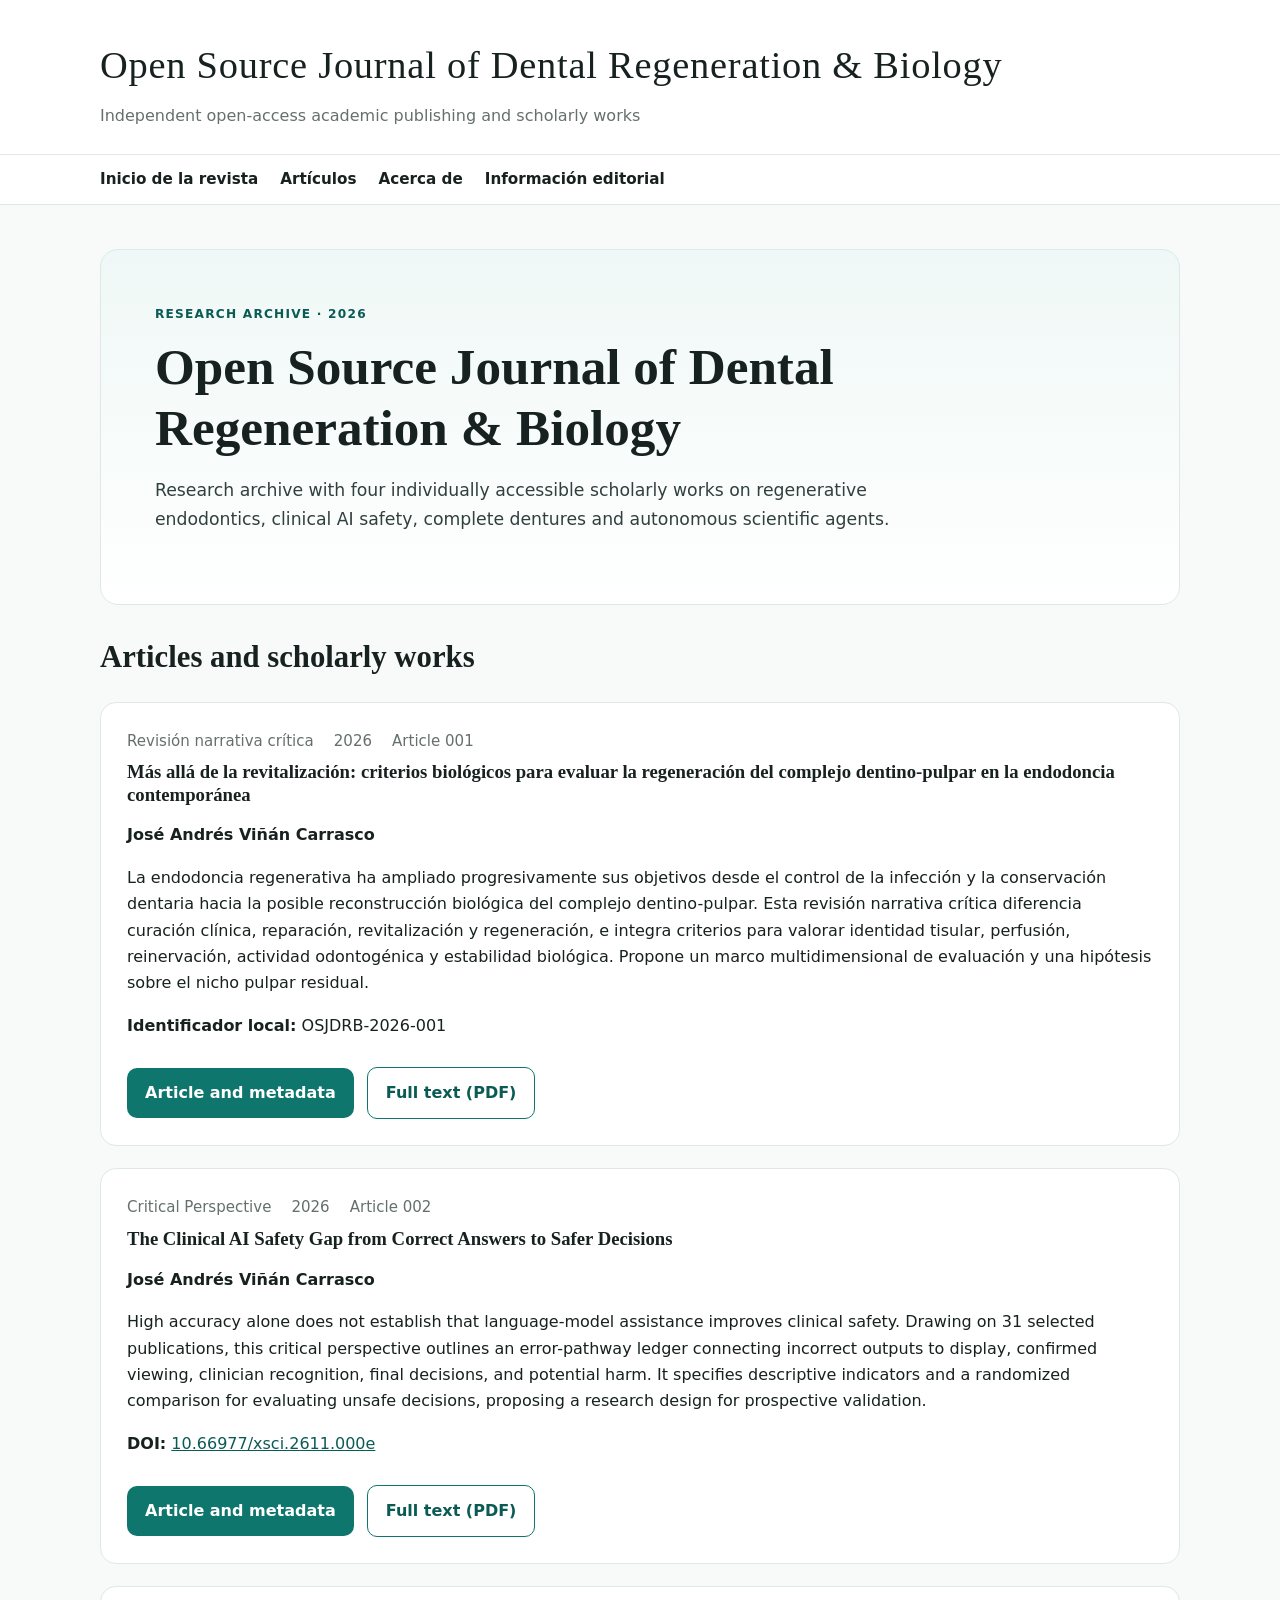
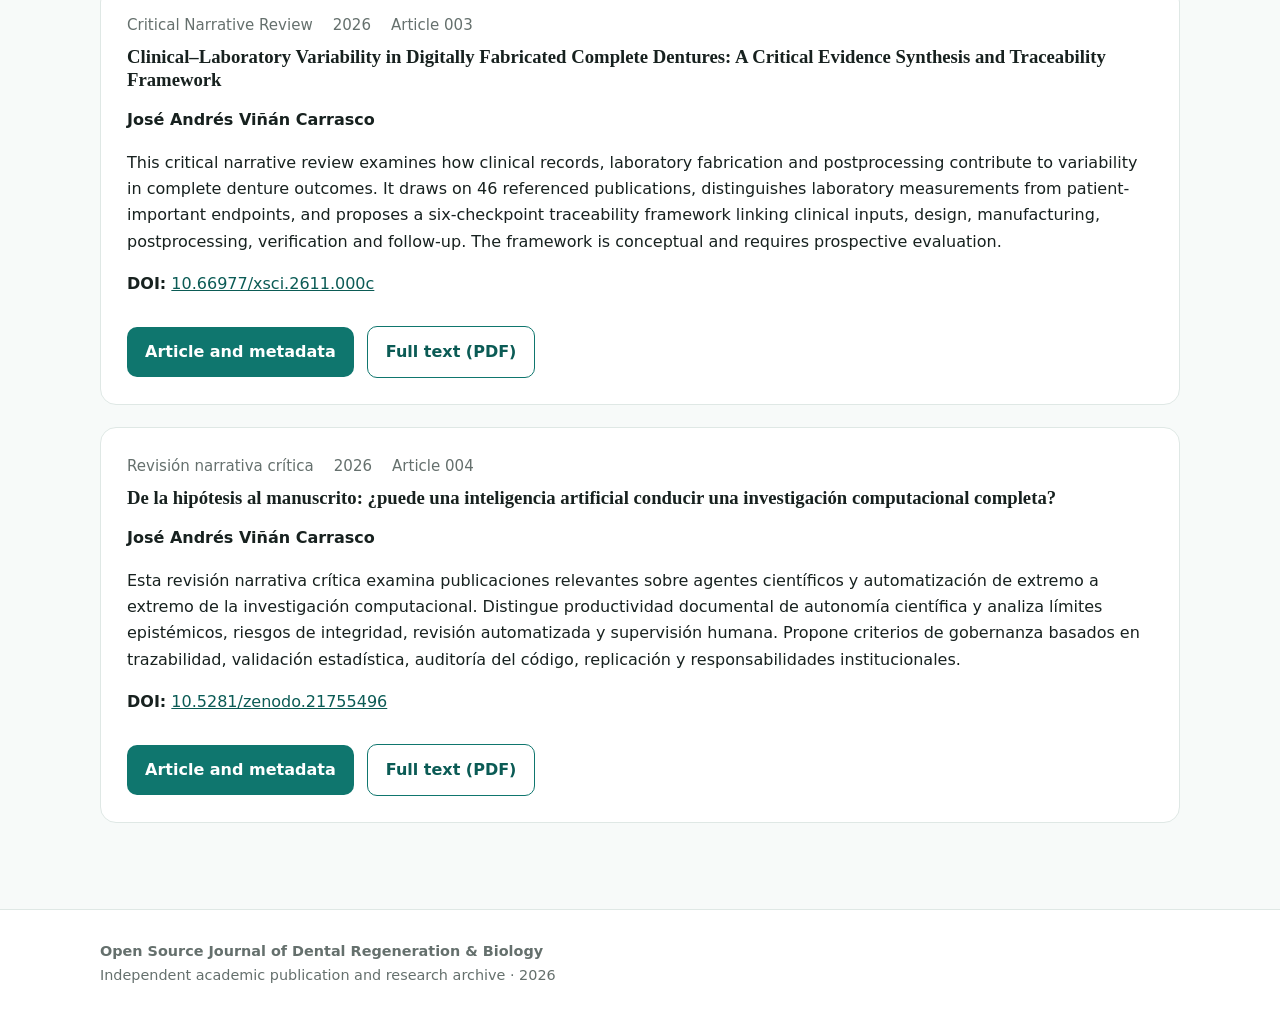
<file: index.html>
<!doctype html><html lang="en"><head><meta charset="utf-8"><meta name="viewport" content="width=device-width, initial-scale=1">
<title>Open Source Journal of Dental Regeneration &amp; Biology</title><meta name="description" content="Research archive with four individually accessible scholarly works on regenerative endodontics, clinical AI safety, complete dentures and autonomous scientific agents.">
<meta name="robots" content="noindex, follow"><meta name="googlebot" content="noindex, follow">
<link rel="canonical" href="https://open-source-journal-of-dental-regeneration-biology.carpulenet.com/journal"><link rel="icon" href="/favicon.svg" type="image/svg+xml"><link rel="stylesheet" href="/assets/css/styles.css">
<meta property="og:type" content="website"><meta property="og:title" content="Open Source Journal of Dental Regeneration & Biology"><meta property="og:url" content="https://open-source-journal-of-dental-regeneration-biology.carpulenet.com/journal">
</head><body><a class="skip-link" href="#main">Skip to content</a>
<header class="site-header"><div class="wrap masthead"><p class="journal-name">Open Source Journal of Dental Regeneration & Biology</p>
<p class="tagline">Independent open-access academic publishing and scholarly works</p></div>
<nav aria-label="Primary navigation"><div class="wrap"><a href="https://open-source-journal-of-dental-regeneration-biology.carpulenet.com/journal">Inicio de la revista</a><a href="https://open-source-journal-of-dental-regeneration-biology.carpulenet.com/articles.html">Artículos</a><a href="https://open-source-journal-of-dental-regeneration-biology.carpulenet.com/about.html">Acerca de</a><a href="https://open-source-journal-of-dental-regeneration-biology.carpulenet.com/editorial.html">Información editorial</a></div></nav></header><main id="main"><div class="wrap">
<section class="hero"><p class="kicker">Research archive · 2026</p><h1>Open Source Journal of Dental Regeneration & Biology</h1><p class="lead">Research archive with four individually accessible scholarly works on regenerative endodontics, clinical AI safety, complete dentures and autonomous scientific agents.</p></section>
<section aria-labelledby="current"><h2 id="current">Articles and scholarly works</h2><article class="card">
  <div class="meta"><span>Revisión narrativa crítica</span><span>2026</span><span>Article 001</span></div>
  <h3 class="article-title"><a href="https://open-source-journal-of-dental-regeneration-biology.carpulenet.com/">Más allá de la revitalización: criterios biológicos para evaluar la regeneración del complejo dentino-pulpar en la endodoncia contemporánea</a></h3>
  <p class="author">José Andrés Viñán Carrasco</p>
  <p>La endodoncia regenerativa ha ampliado progresivamente sus objetivos desde el control de la infección y la conservación dentaria hacia la posible reconstrucción biológica del complejo dentino-pulpar. Esta revisión narrativa crítica diferencia curación clínica, reparación, revitalización y regeneración, e integra criterios para valorar identidad tisular, perfusión, reinervación, actividad odontogénica y estabilidad biológica. Propone un marco multidimensional de evaluación y una hipótesis sobre el nicho pulpar residual.</p>
  <p><strong>Identificador local:</strong> OSJDRB-2026-001</p>
  <a class="button" href="https://open-source-journal-of-dental-regeneration-biology.carpulenet.com/">Article and metadata</a>
  <a class="button secondary" href="https://open-source-journal-of-dental-regeneration-biology.carpulenet.com/article.pdf" type="application/pdf">Full text (PDF)</a>
</article><article class="card">
  <div class="meta"><span>Critical Perspective</span><span>2026</span><span>Article 002</span></div>
  <h3 class="article-title"><a href="https://clinical-ai-safety-gap-from-correct-answers-to-safer-decisions.carpulenet.com/">The Clinical AI Safety Gap from Correct Answers to Safer Decisions</a></h3>
  <p class="author">José Andrés Viñán Carrasco</p>
  <p>High accuracy alone does not establish that language-model assistance improves clinical safety. Drawing on 31 selected publications, this critical perspective outlines an error-pathway ledger connecting incorrect outputs to display, confirmed viewing, clinician recognition, final decisions, and potential harm. It specifies descriptive indicators and a randomized comparison for evaluating unsafe decisions, proposing a research design for prospective validation.</p>
  <p><strong>DOI:</strong> <a href="https://doi.org/10.66977/xsci.2611.000e">10.66977/xsci.2611.000e</a></p>
  <a class="button" href="https://clinical-ai-safety-gap-from-correct-answers-to-safer-decisions.carpulenet.com/">Article and metadata</a>
  <a class="button secondary" href="https://clinical-ai-safety-gap-from-correct-answers-to-safer-decisions.carpulenet.com/article.pdf" type="application/pdf">Full text (PDF)</a>
</article><article class="card">
  <div class="meta"><span>Critical Narrative Review</span><span>2026</span><span>Article 003</span></div>
  <h3 class="article-title"><a href="https://clinical-laboratory-variability-in-digital-complete-dentures.carpulenet.com/">Clinical–Laboratory Variability in Digitally Fabricated Complete Dentures: A Critical Evidence Synthesis and Traceability Framework</a></h3>
  <p class="author">José Andrés Viñán Carrasco</p>
  <p>This critical narrative review examines how clinical records, laboratory fabrication and postprocessing contribute to variability in complete denture outcomes. It draws on 46 referenced publications, distinguishes laboratory measurements from patient-important endpoints, and proposes a six-checkpoint traceability framework linking clinical inputs, design, manufacturing, postprocessing, verification and follow-up. The framework is conceptual and requires prospective evaluation.</p>
  <p><strong>DOI:</strong> <a href="https://doi.org/10.66977/xsci.2611.000c">10.66977/xsci.2611.000c</a></p>
  <a class="button" href="https://clinical-laboratory-variability-in-digital-complete-dentures.carpulenet.com/">Article and metadata</a>
  <a class="button secondary" href="https://clinical-laboratory-variability-in-digital-complete-dentures.carpulenet.com/article.pdf" type="application/pdf">Full text (PDF)</a>
</article><article class="card">
  <div class="meta"><span>Revisión narrativa crítica</span><span>2026</span><span>Article 004</span></div>
  <h3 class="article-title"><a href="https://de-la-hipotesis-al-manuscrito-agentes-cientificos.carpulenet.com/">De la hipótesis al manuscrito: ¿puede una inteligencia artificial conducir una investigación computacional completa?</a></h3>
  <p class="author">José Andrés Viñán Carrasco</p>
  <p>Esta revisión narrativa crítica examina publicaciones relevantes sobre agentes científicos y automatización de extremo a extremo de la investigación computacional. Distingue productividad documental de autonomía científica y analiza límites epistémicos, riesgos de integridad, revisión automatizada y supervisión humana. Propone criterios de gobernanza basados en trazabilidad, validación estadística, auditoría del código, replicación y responsabilidades institucionales.</p>
  <p><strong>DOI:</strong> <a href="https://doi.org/10.5281/zenodo.21755496">10.5281/zenodo.21755496</a></p>
  <a class="button" href="https://de-la-hipotesis-al-manuscrito-agentes-cientificos.carpulenet.com/">Article and metadata</a>
  <a class="button secondary" href="https://de-la-hipotesis-al-manuscrito-agentes-cientificos.carpulenet.com/article.pdf" type="application/pdf">Full text (PDF)</a>
</article></section></div></main><footer><div class="wrap"><strong>Open Source Journal of Dental Regeneration & Biology</strong><br>Independent academic publication and research archive · 2026</div></footer></body></html>
</file>
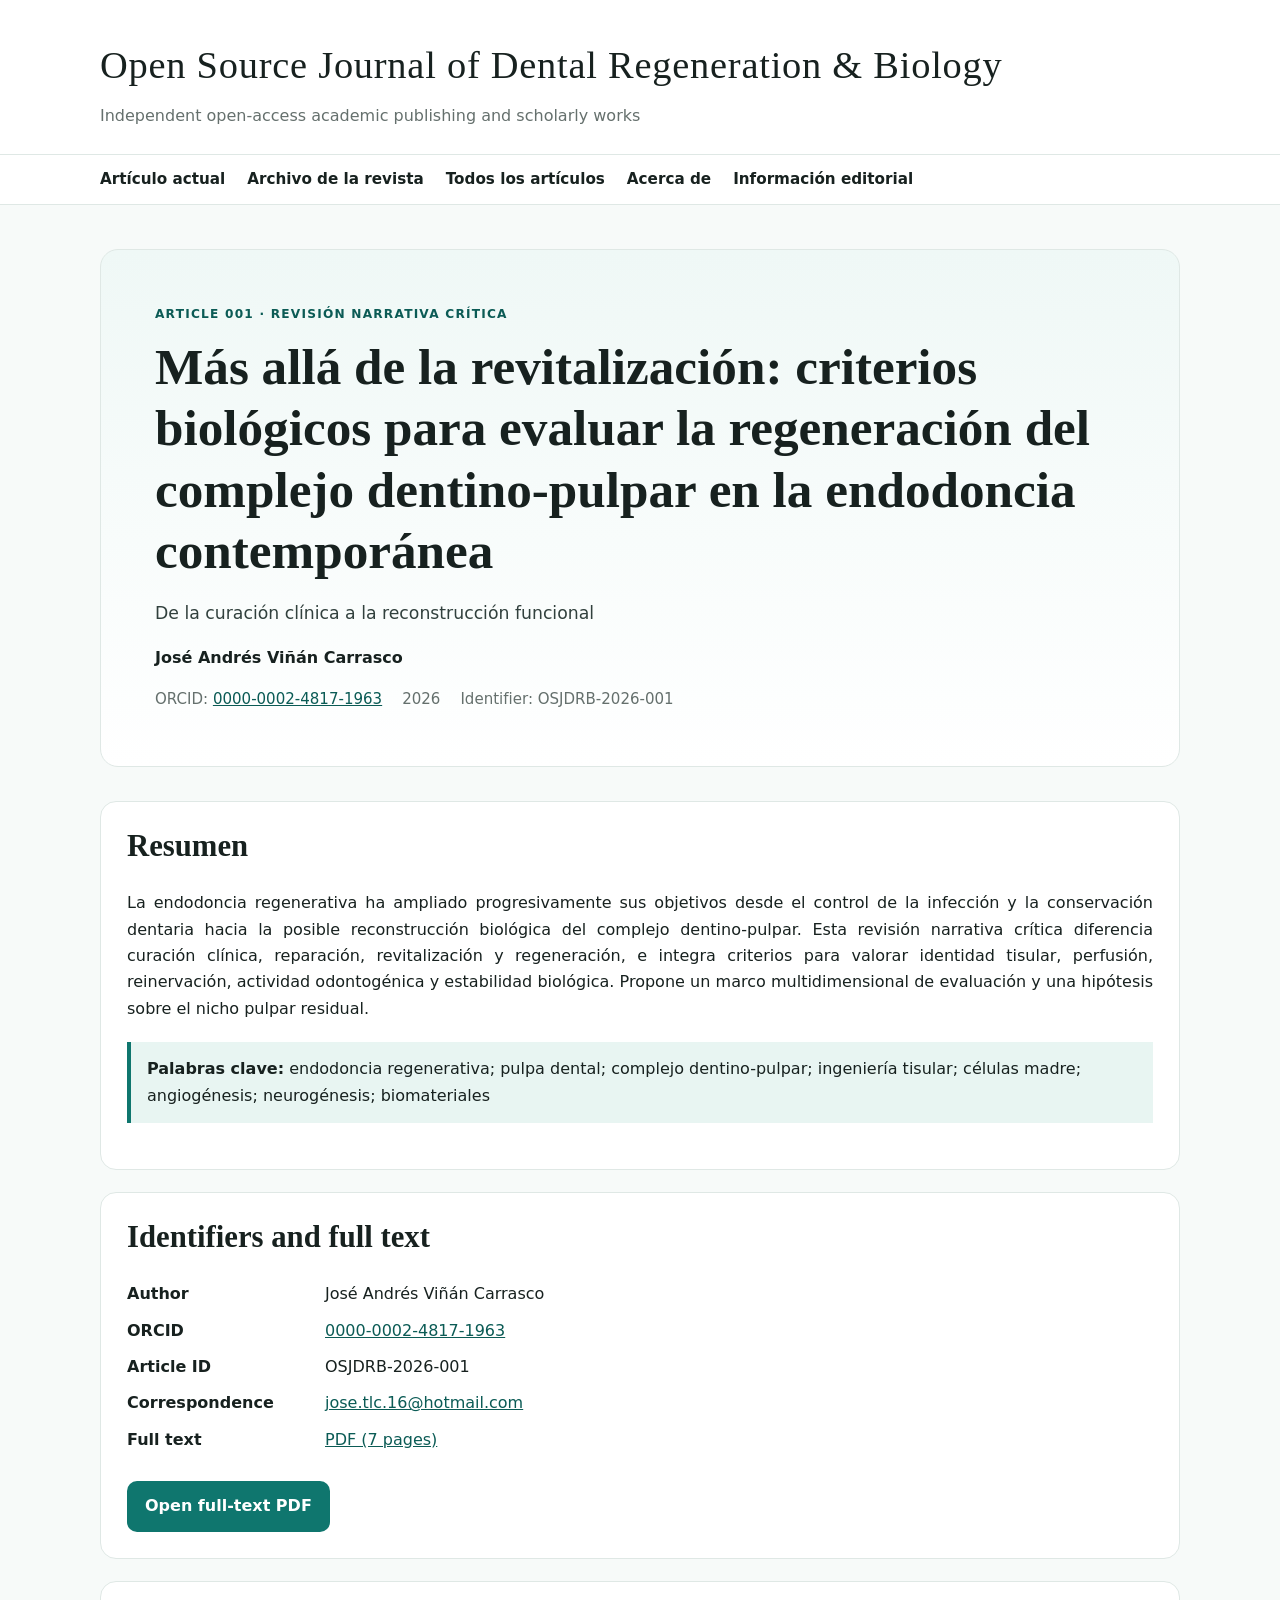
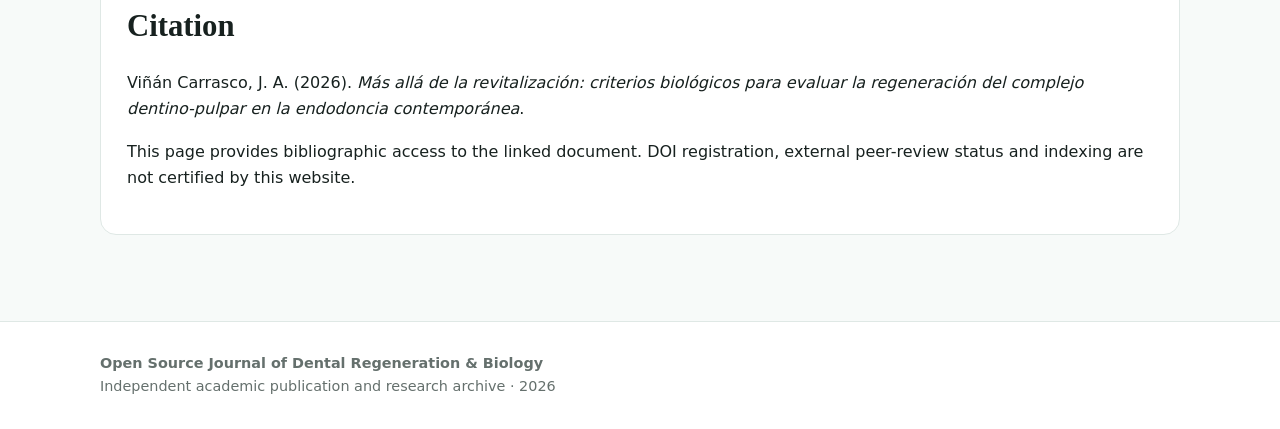
<file: articles/2026/001/index.html>
<!doctype html><html lang="es"><head><meta charset="utf-8"><meta name="viewport" content="width=device-width, initial-scale=1">
<title>Más allá de la revitalización: criterios biológicos para evaluar la regeneración del complejo dentino-pulpar en la endodoncia contemporánea | Open Source Journal of Dental Regeneration &amp; Biology</title><meta name="description" content="La endodoncia regenerativa ha ampliado progresivamente sus objetivos desde el control de la infección y la conservación dentaria hacia la posible reconstrucción biológica del complejo dentino-pulpar. Esta revisión narrativa crítica diferencia curación clínica,">
<meta name="robots" content="noindex, follow"><meta name="googlebot" content="noindex, follow">
<link rel="canonical" href="https://open-source-journal-of-dental-regeneration-biology.carpulenet.com/"><link rel="icon" href="/favicon.svg" type="image/svg+xml"><link rel="stylesheet" href="/assets/css/styles.css">
<meta name="author" content="José Andrés Viñán Carrasco">
<meta name="citation_title" content="Más allá de la revitalización: criterios biológicos para evaluar la regeneración del complejo dentino-pulpar en la endodoncia contemporánea">
<meta name="citation_author" content="José Andrés Viñán Carrasco">
<meta name="citation_author_orcid" content="https://orcid.org/0000-0002-4817-1963">
<meta name="citation_publication_date" content="2026/09">
<meta name="citation_date" content="2026/09">

<meta name="citation_pdf_url" content="https://open-source-journal-of-dental-regeneration-biology.carpulenet.com/article.pdf">
<meta name="citation_language" content="es">
<meta name="citation_abstract_html_url" content="https://open-source-journal-of-dental-regeneration-biology.carpulenet.com/">
<meta name="DC.title" content="Más allá de la revitalización: criterios biológicos para evaluar la regeneración del complejo dentino-pulpar en la endodoncia contemporánea">
<meta name="DC.creator" content="José Andrés Viñán Carrasco">

<meta name="DC.language" content="es">
<meta property="og:type" content="article"><meta property="og:title" content="Más allá de la revitalización: criterios biológicos para evaluar la regeneración del complejo dentino-pulpar en la endodoncia contemporánea">
<meta property="og:url" content="https://open-source-journal-of-dental-regeneration-biology.carpulenet.com/"><meta property="og:description" content="La endodoncia regenerativa ha ampliado progresivamente sus objetivos desde el control de la infección y la conservación dentaria hacia la posible reconstrucción biológica del complejo dentino-pulpar. Esta revisión narrativa crítica diferencia curación clínica, reparación, revitalización y regeneración, e integra criterios para valorar identidad tisular, perfusión, reinervación, actividad odontogénica y estabilidad biológica. Propone un marco multidimensional de evaluación y una hipótesis sobre el nicho pulpar residual.">
<link rel="alternate" type="application/pdf" href="https://open-source-journal-of-dental-regeneration-biology.carpulenet.com/article.pdf">
<meta name="citation_journal_title" content="Open Source Journal of Dental Regeneration &amp; Biology">
<meta name="citation_volume" content="1">
<meta name="citation_issue" content="1">
<script type="application/ld+json">{"@context":"https://schema.org","@type":"ScholarlyArticle","@id":"https://open-source-journal-of-dental-regeneration-biology.carpulenet.com/#article","headline":"Más allá de la revitalización: criterios biológicos para evaluar la regeneración del complejo dentino-pulpar en la endodoncia contemporánea","description":"La endodoncia regenerativa ha ampliado progresivamente sus objetivos desde el control de la infección y la conservación dentaria hacia la posible reconstrucción biológica del complejo dentino-pulpar. Esta revisión narrativa crítica diferencia curación clínica, reparación, revitalización y regeneración, e integra criterios para valorar identidad tisular, perfusión, reinervación, actividad odontogénica y estabilidad biológica. Propone un marco multidimensional de evaluación y una hipótesis sobre el nicho pulpar residual.","inLanguage":"es","identifier":[{"@type":"PropertyValue","propertyID":"CarpuleNet article ID","value":"OSJDRB-2026-001"}],"author":{"@type":"Person","name":"José Andrés Viñán Carrasco","sameAs":"https://orcid.org/0000-0002-4817-1963"},"datePublished":"2026-09","mainEntityOfPage":{"@type":"WebPage","@id":"https://open-source-journal-of-dental-regeneration-biology.carpulenet.com/"},"url":"https://open-source-journal-of-dental-regeneration-biology.carpulenet.com/","encoding":{"@type":"MediaObject","contentUrl":"https://open-source-journal-of-dental-regeneration-biology.carpulenet.com/article.pdf","encodingFormat":"application/pdf"},"keywords":["endodoncia regenerativa","pulpa dental","complejo dentino-pulpar","ingeniería tisular","células madre","angiogénesis","neurogénesis","biomateriales"],"isPartOf":{"@type":"Periodical","name":"Open Source Journal of Dental Regeneration & Biology"}}</script>
</head><body><a class="skip-link" href="#main">Skip to content</a>
<header class="site-header"><div class="wrap masthead"><p class="journal-name">Open Source Journal of Dental Regeneration & Biology</p>
<p class="tagline">Independent open-access academic publishing and scholarly works</p></div>
<nav aria-label="Primary navigation"><div class="wrap"><a href="/">Artículo actual</a><a href="https://open-source-journal-of-dental-regeneration-biology.carpulenet.com/journal">Archivo de la revista</a><a href="https://open-source-journal-of-dental-regeneration-biology.carpulenet.com/articles.html">Todos los artículos</a><a href="https://open-source-journal-of-dental-regeneration-biology.carpulenet.com/about.html">Acerca de</a><a href="https://open-source-journal-of-dental-regeneration-biology.carpulenet.com/editorial.html">Información editorial</a></div></nav></header><main id="main"><div class="wrap"><article>
<section class="hero"><p class="kicker">Article 001 · Revisión narrativa crítica</p>
<h1>Más allá de la revitalización: criterios biológicos para evaluar la regeneración del complejo dentino-pulpar en la endodoncia contemporánea</h1><p class="lead">De la curación clínica a la reconstrucción funcional</p><p class="author">José Andrés Viñán Carrasco</p>
<div class="meta"><span>ORCID: <a href="https://orcid.org/0000-0002-4817-1963">0000-0002-4817-1963</a></span><span>2026</span><span>Identifier: OSJDRB-2026-001</span></div></section>
<section class="card"><h2>Resumen</h2><p class="abstract">La endodoncia regenerativa ha ampliado progresivamente sus objetivos desde el control de la infección y la conservación dentaria hacia la posible reconstrucción biológica del complejo dentino-pulpar. Esta revisión narrativa crítica diferencia curación clínica, reparación, revitalización y regeneración, e integra criterios para valorar identidad tisular, perfusión, reinervación, actividad odontogénica y estabilidad biológica. Propone un marco multidimensional de evaluación y una hipótesis sobre el nicho pulpar residual.</p>
<div class="keywords"><strong>Palabras clave:</strong> endodoncia regenerativa; pulpa dental; complejo dentino-pulpar; ingeniería tisular; células madre; angiogénesis; neurogénesis; biomateriales</div></section>
<section class="card"><h2>Identifiers and full text</h2><dl class="meta-list">
<dt>Author</dt><dd>José Andrés Viñán Carrasco</dd><dt>ORCID</dt><dd><a href="https://orcid.org/0000-0002-4817-1963">0000-0002-4817-1963</a></dd>
<dt>Article ID</dt><dd>OSJDRB-2026-001</dd>
<dt>Correspondence</dt><dd><a href="mailto:jose.tlc.16@hotmail.com">jose.tlc.16@hotmail.com</a></dd><dt>Full text</dt><dd><a href="https://open-source-journal-of-dental-regeneration-biology.carpulenet.com/article.pdf" type="application/pdf">PDF (7 pages)</a></dd>
</dl><a class="button" href="https://open-source-journal-of-dental-regeneration-biology.carpulenet.com/article.pdf" type="application/pdf">Open full-text PDF</a>
</section>
<section class="card"><h2>Citation</h2><p>Viñán Carrasco, J. A. (2026). <em>Más allá de la revitalización: criterios biológicos para evaluar la regeneración del complejo dentino-pulpar en la endodoncia contemporánea</em>.</p>
<p>This page provides bibliographic access to the linked document. DOI registration, external peer-review status and indexing are not certified by this website.</p></section>
</article></div></main><footer><div class="wrap"><strong>Open Source Journal of Dental Regeneration & Biology</strong><br>Independent academic publication and research archive · 2026</div></footer></body></html>
</file>
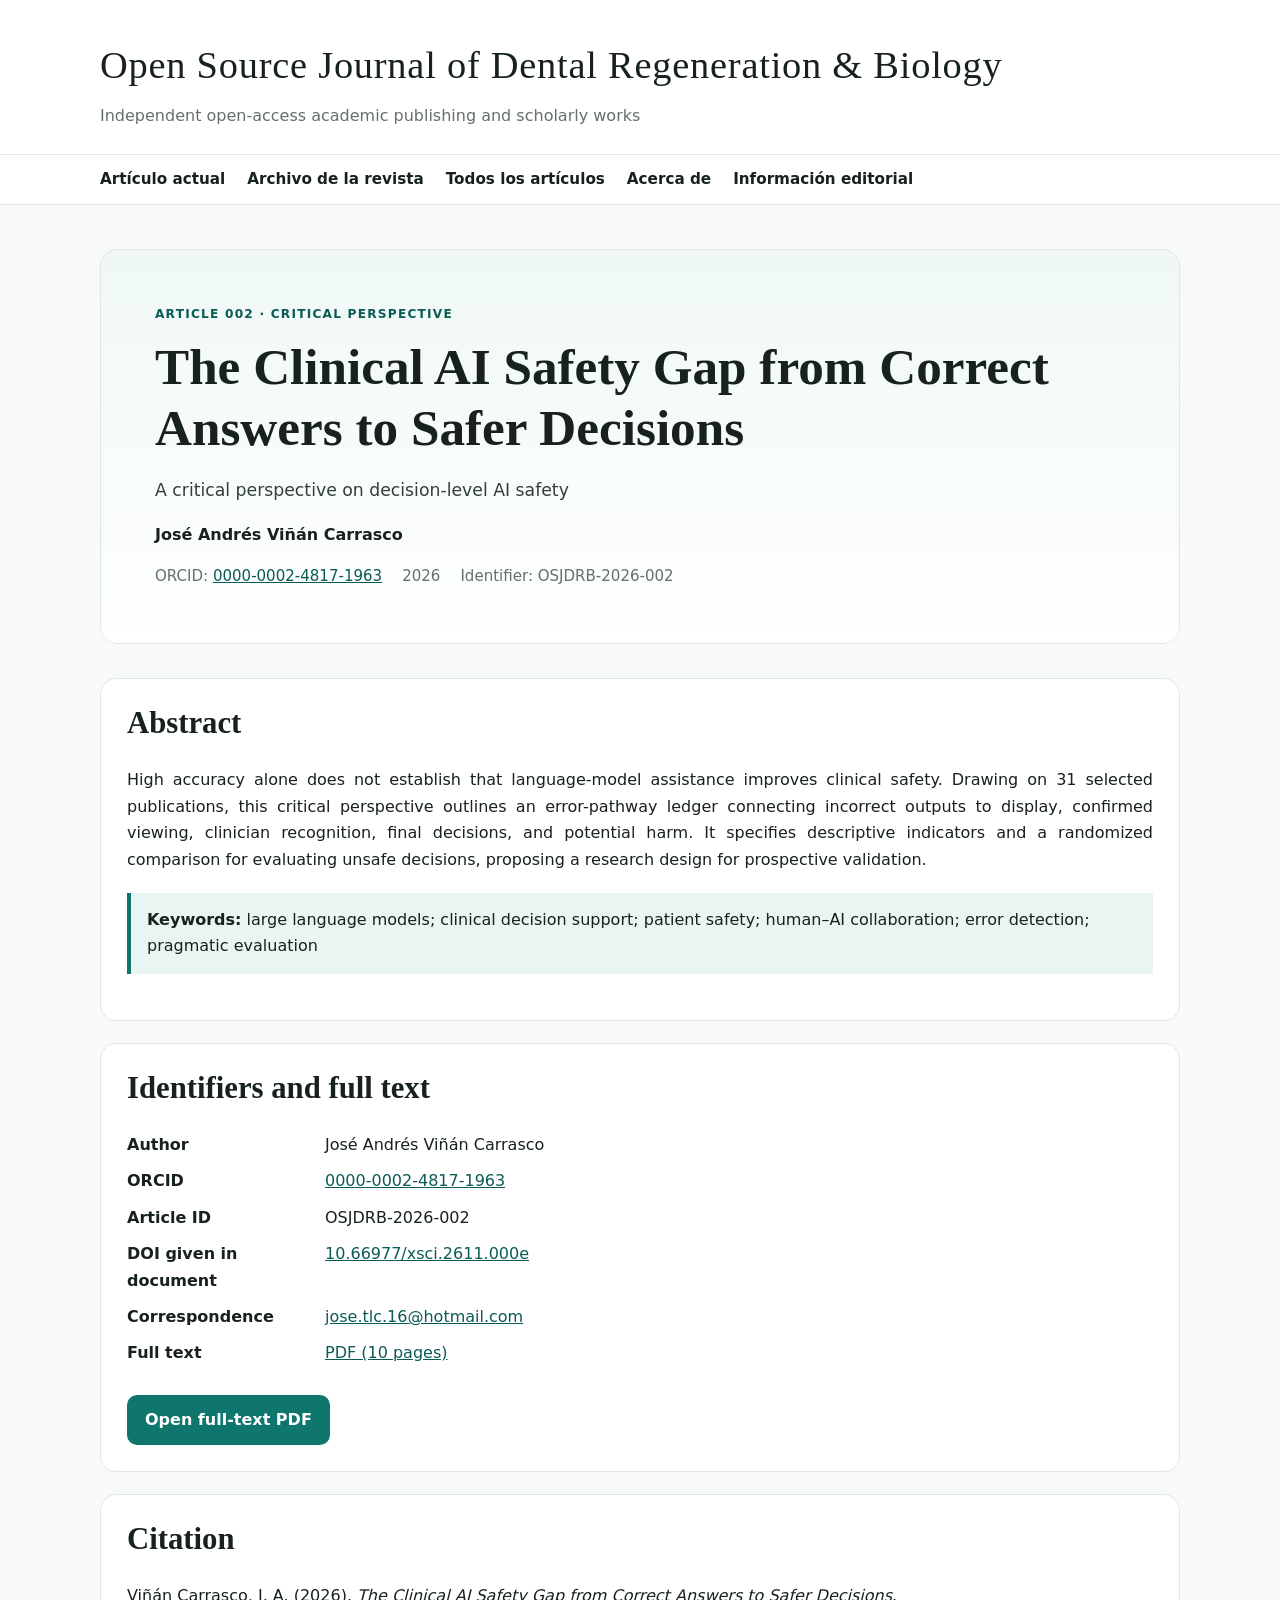
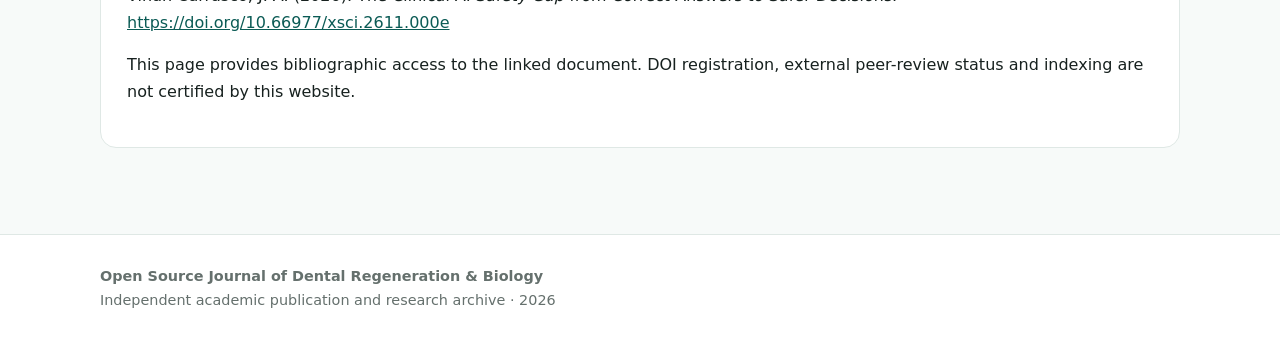
<file: articles/2026/002/index.html>
<!doctype html><html lang="en"><head><meta charset="utf-8"><meta name="viewport" content="width=device-width, initial-scale=1">
<title>The Clinical AI Safety Gap from Correct Answers to Safer Decisions | Open Source Journal of Dental Regeneration &amp; Biology</title><meta name="description" content="High accuracy alone does not establish that language-model assistance improves clinical safety. Drawing on 31 selected publications, this critical perspective outlines an error-pathway ledger connecting incorrect outputs to display, confirmed viewing, clinicia">
<meta name="robots" content="noindex, follow"><meta name="googlebot" content="noindex, follow">
<link rel="canonical" href="https://clinical-ai-safety-gap-from-correct-answers-to-safer-decisions.carpulenet.com/"><link rel="icon" href="/favicon.svg" type="image/svg+xml"><link rel="stylesheet" href="/assets/css/styles.css">
<meta name="author" content="José Andrés Viñán Carrasco">
<meta name="citation_title" content="The Clinical AI Safety Gap from Correct Answers to Safer Decisions">
<meta name="citation_author" content="José Andrés Viñán Carrasco">
<meta name="citation_author_orcid" content="https://orcid.org/0000-0002-4817-1963">
<meta name="citation_publication_date" content="2026">
<meta name="citation_date" content="2026">
<meta name="citation_doi" content="10.66977/xsci.2611.000e">
<meta name="citation_pdf_url" content="https://clinical-ai-safety-gap-from-correct-answers-to-safer-decisions.carpulenet.com/article.pdf">
<meta name="citation_language" content="en">
<meta name="citation_abstract_html_url" content="https://clinical-ai-safety-gap-from-correct-answers-to-safer-decisions.carpulenet.com/">
<meta name="DC.title" content="The Clinical AI Safety Gap from Correct Answers to Safer Decisions">
<meta name="DC.creator" content="José Andrés Viñán Carrasco">
<meta name="DC.identifier" content="https://doi.org/10.66977/xsci.2611.000e">
<meta name="DC.language" content="en">
<meta property="og:type" content="article"><meta property="og:title" content="The Clinical AI Safety Gap from Correct Answers to Safer Decisions">
<meta property="og:url" content="https://clinical-ai-safety-gap-from-correct-answers-to-safer-decisions.carpulenet.com/"><meta property="og:description" content="High accuracy alone does not establish that language-model assistance improves clinical safety. Drawing on 31 selected publications, this critical perspective outlines an error-pathway ledger connecting incorrect outputs to display, confirmed viewing, clinician recognition, final decisions, and potential harm. It specifies descriptive indicators and a randomized comparison for evaluating unsafe decisions, proposing a research design for prospective validation.">
<link rel="alternate" type="application/pdf" href="https://clinical-ai-safety-gap-from-correct-answers-to-safer-decisions.carpulenet.com/article.pdf">
<script type="application/ld+json">{"@context": "https://schema.org", "@type": "ScholarlyArticle", "@id": "https://clinical-ai-safety-gap-from-correct-answers-to-safer-decisions.carpulenet.com/#article", "headline": "The Clinical AI Safety Gap from Correct Answers to Safer Decisions", "description": "High accuracy alone does not establish that language-model assistance improves clinical safety. Drawing on 31 selected publications, this critical perspective outlines an error-pathway ledger connecting incorrect outputs to display, confirmed viewing, clinician recognition, final decisions, and potential harm. It specifies descriptive indicators and a randomized comparison for evaluating unsafe decisions, proposing a research design for prospective validation.", "inLanguage": "en", "identifier": [{"@type": "PropertyValue", "propertyID": "DOI", "value": "10.66977/xsci.2611.000e"}, {"@type": "PropertyValue", "propertyID": "CarpuleNet article ID", "value": "OSJDRB-2026-002"}], "author": {"@type": "Person", "name": "José Andrés Viñán Carrasco", "sameAs": "https://orcid.org/0000-0002-4817-1963"}, "datePublished": "2026", "mainEntityOfPage": {"@type": "WebPage", "@id": "https://clinical-ai-safety-gap-from-correct-answers-to-safer-decisions.carpulenet.com/"}, "url": "https://clinical-ai-safety-gap-from-correct-answers-to-safer-decisions.carpulenet.com/", "sameAs": "https://doi.org/10.66977/xsci.2611.000e", "encoding": {"@type": "MediaObject", "contentUrl": "https://clinical-ai-safety-gap-from-correct-answers-to-safer-decisions.carpulenet.com/article.pdf", "encodingFormat": "application/pdf"}, "keywords": ["large language models", "clinical decision support", "patient safety", "human–AI collaboration", "error detection", "pragmatic evaluation"]}</script>
</head><body><a class="skip-link" href="#main">Skip to content</a>
<header class="site-header"><div class="wrap masthead"><p class="journal-name">Open Source Journal of Dental Regeneration & Biology</p>
<p class="tagline">Independent open-access academic publishing and scholarly works</p></div>
<nav aria-label="Primary navigation"><div class="wrap"><a href="/">Artículo actual</a><a href="https://open-source-journal-of-dental-regeneration-biology.carpulenet.com/journal">Archivo de la revista</a><a href="https://open-source-journal-of-dental-regeneration-biology.carpulenet.com/articles.html">Todos los artículos</a><a href="https://open-source-journal-of-dental-regeneration-biology.carpulenet.com/about.html">Acerca de</a><a href="https://open-source-journal-of-dental-regeneration-biology.carpulenet.com/editorial.html">Información editorial</a></div></nav></header><main id="main"><div class="wrap"><article>
<section class="hero"><p class="kicker">Article 002 · Critical Perspective</p>
<h1>The Clinical AI Safety Gap from Correct Answers to Safer Decisions</h1><p class="lead">A critical perspective on decision-level AI safety</p><p class="author">José Andrés Viñán Carrasco</p>
<div class="meta"><span>ORCID: <a href="https://orcid.org/0000-0002-4817-1963">0000-0002-4817-1963</a></span><span>2026</span><span>Identifier: OSJDRB-2026-002</span></div></section>
<section class="card"><h2>Abstract</h2><p class="abstract">High accuracy alone does not establish that language-model assistance improves clinical safety. Drawing on 31 selected publications, this critical perspective outlines an error-pathway ledger connecting incorrect outputs to display, confirmed viewing, clinician recognition, final decisions, and potential harm. It specifies descriptive indicators and a randomized comparison for evaluating unsafe decisions, proposing a research design for prospective validation.</p>
<div class="keywords"><strong>Keywords:</strong> large language models; clinical decision support; patient safety; human–AI collaboration; error detection; pragmatic evaluation</div></section>
<section class="card"><h2>Identifiers and full text</h2><dl class="meta-list">
<dt>Author</dt><dd>José Andrés Viñán Carrasco</dd><dt>ORCID</dt><dd><a href="https://orcid.org/0000-0002-4817-1963">0000-0002-4817-1963</a></dd>
<dt>Article ID</dt><dd>OSJDRB-2026-002</dd><dt>DOI given in document</dt><dd><a href="https://doi.org/10.66977/xsci.2611.000e">10.66977/xsci.2611.000e</a></dd>
<dt>Correspondence</dt><dd><a href="mailto:jose.tlc.16@hotmail.com">jose.tlc.16@hotmail.com</a></dd><dt>Full text</dt><dd><a href="https://clinical-ai-safety-gap-from-correct-answers-to-safer-decisions.carpulenet.com/article.pdf" type="application/pdf">PDF (10 pages)</a></dd>
</dl><a class="button" href="https://clinical-ai-safety-gap-from-correct-answers-to-safer-decisions.carpulenet.com/article.pdf" type="application/pdf">Open full-text PDF</a>
</section>
<section class="card"><h2>Citation</h2><p>Viñán Carrasco, J. A. (2026). <em>The Clinical AI Safety Gap from Correct Answers to Safer Decisions</em>. <a href="https://doi.org/10.66977/xsci.2611.000e">https://doi.org/10.66977/xsci.2611.000e</a></p>
<p>This page provides bibliographic access to the linked document. DOI registration, external peer-review status and indexing are not certified by this website.</p></section>
</article></div></main><footer><div class="wrap"><strong>Open Source Journal of Dental Regeneration & Biology</strong><br>Independent academic publication and research archive · 2026</div></footer></body></html>
</file>
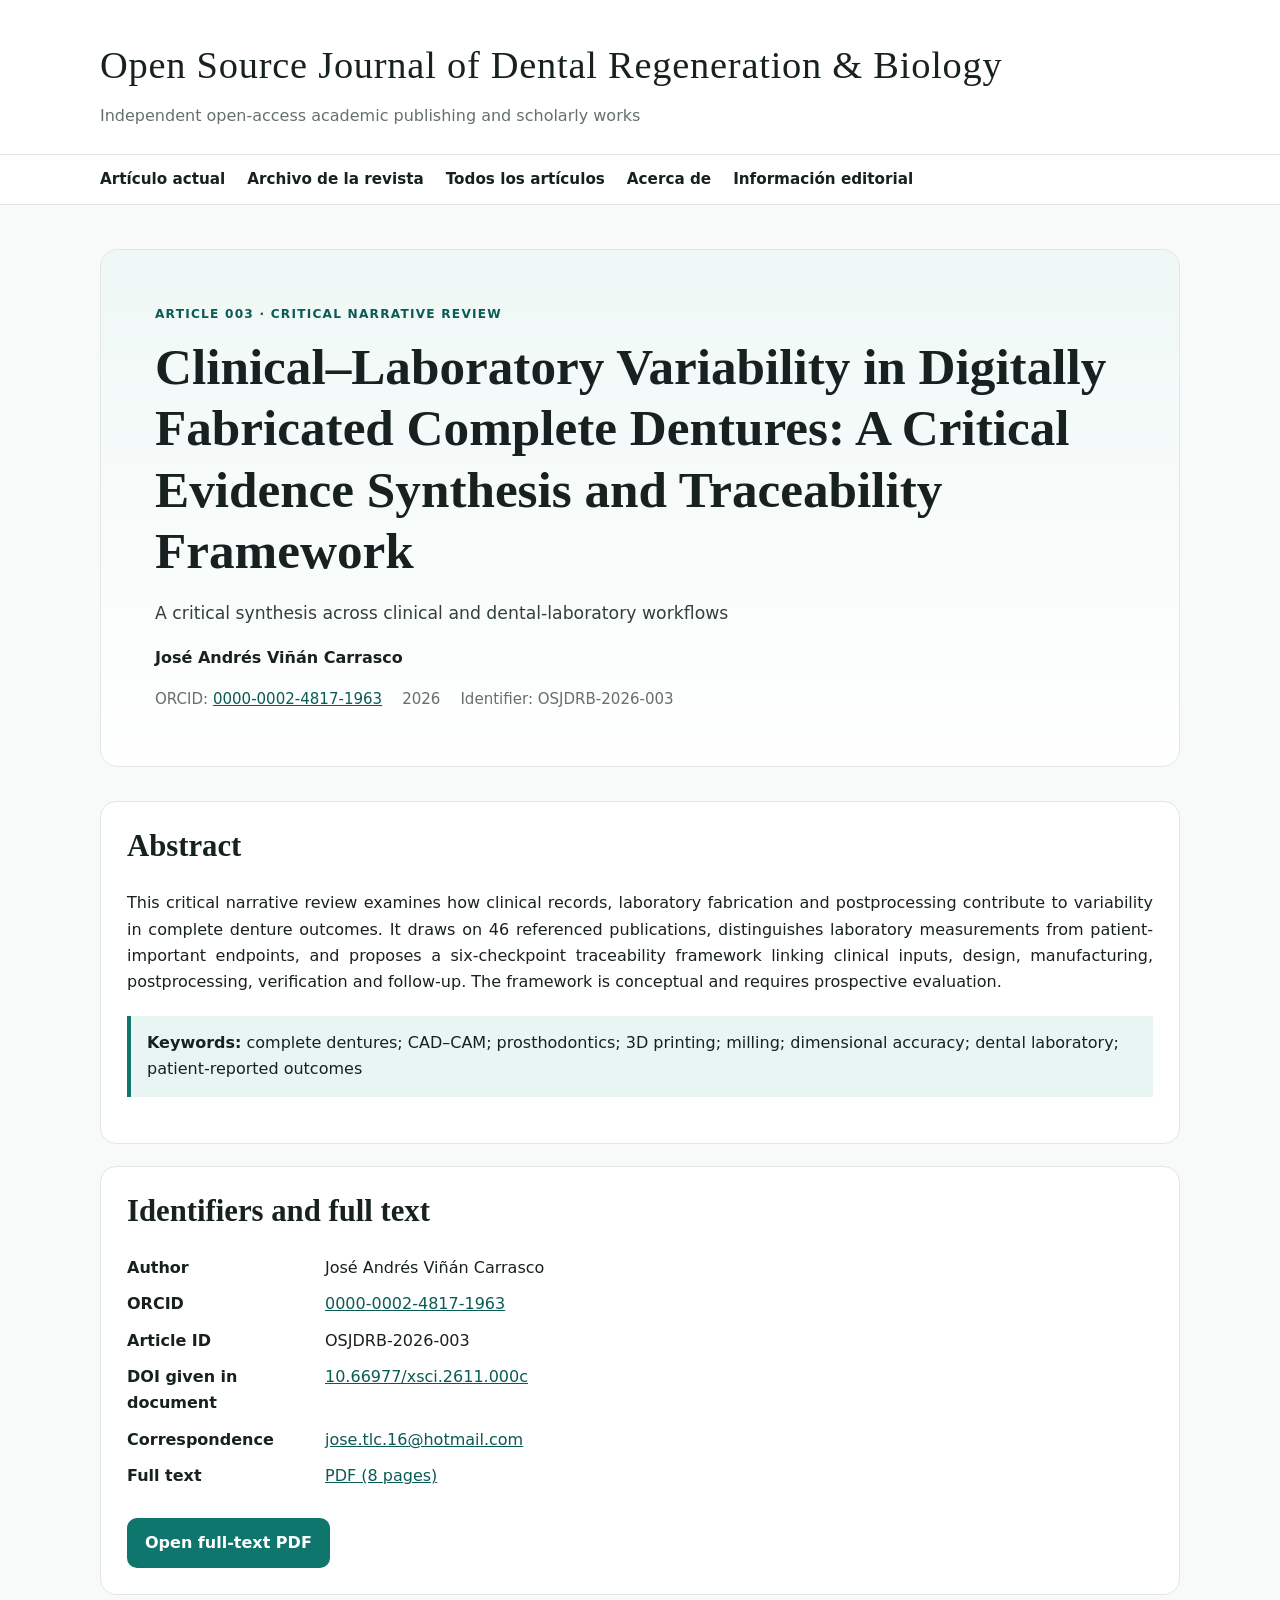
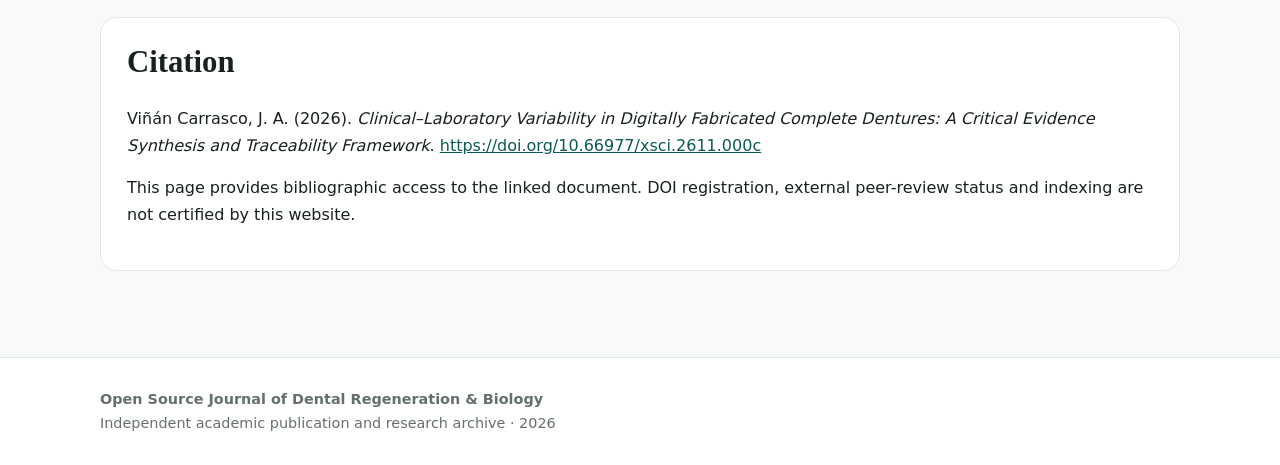
<file: articles/2026/003/index.html>
<!doctype html><html lang="en"><head><meta charset="utf-8"><meta name="viewport" content="width=device-width, initial-scale=1">
<title>Clinical–Laboratory Variability in Digitally Fabricated Complete Dentures: A Critical Evidence Synthesis and Traceability Framework | Open Source Journal of Dental Regeneration &amp; Biology</title><meta name="description" content="This critical narrative review examines how clinical records, laboratory fabrication and postprocessing contribute to variability in complete denture outcomes. It draws on 46 referenced publications, distinguishes laboratory measurements from patient-important">
<meta name="robots" content="noindex, follow"><meta name="googlebot" content="noindex, follow">
<link rel="canonical" href="https://clinical-laboratory-variability-in-digital-complete-dentures.carpulenet.com/"><link rel="icon" href="/favicon.svg" type="image/svg+xml"><link rel="stylesheet" href="/assets/css/styles.css">
<meta name="author" content="José Andrés Viñán Carrasco">
<meta name="citation_title" content="Clinical–Laboratory Variability in Digitally Fabricated Complete Dentures: A Critical Evidence Synthesis and Traceability Framework">
<meta name="citation_author" content="José Andrés Viñán Carrasco">
<meta name="citation_author_orcid" content="https://orcid.org/0000-0002-4817-1963">
<meta name="citation_publication_date" content="2026">
<meta name="citation_date" content="2026">
<meta name="citation_doi" content="10.66977/xsci.2611.000c">
<meta name="citation_pdf_url" content="https://clinical-laboratory-variability-in-digital-complete-dentures.carpulenet.com/article.pdf">
<meta name="citation_language" content="en">
<meta name="citation_abstract_html_url" content="https://clinical-laboratory-variability-in-digital-complete-dentures.carpulenet.com/">
<meta name="DC.title" content="Clinical–Laboratory Variability in Digitally Fabricated Complete Dentures: A Critical Evidence Synthesis and Traceability Framework">
<meta name="DC.creator" content="José Andrés Viñán Carrasco">
<meta name="DC.identifier" content="https://doi.org/10.66977/xsci.2611.000c">
<meta name="DC.language" content="en">
<meta property="og:type" content="article"><meta property="og:title" content="Clinical–Laboratory Variability in Digitally Fabricated Complete Dentures: A Critical Evidence Synthesis and Traceability Framework">
<meta property="og:url" content="https://clinical-laboratory-variability-in-digital-complete-dentures.carpulenet.com/"><meta property="og:description" content="This critical narrative review examines how clinical records, laboratory fabrication and postprocessing contribute to variability in complete denture outcomes. It draws on 46 referenced publications, distinguishes laboratory measurements from patient-important endpoints, and proposes a six-checkpoint traceability framework linking clinical inputs, design, manufacturing, postprocessing, verification and follow-up. The framework is conceptual and requires prospective evaluation.">
<link rel="alternate" type="application/pdf" href="https://clinical-laboratory-variability-in-digital-complete-dentures.carpulenet.com/article.pdf">
<script type="application/ld+json">{"@context": "https://schema.org", "@type": "ScholarlyArticle", "@id": "https://clinical-laboratory-variability-in-digital-complete-dentures.carpulenet.com/#article", "headline": "Clinical–Laboratory Variability in Digitally Fabricated Complete Dentures: A Critical Evidence Synthesis and Traceability Framework", "description": "This critical narrative review examines how clinical records, laboratory fabrication and postprocessing contribute to variability in complete denture outcomes. It draws on 46 referenced publications, distinguishes laboratory measurements from patient-important endpoints, and proposes a six-checkpoint traceability framework linking clinical inputs, design, manufacturing, postprocessing, verification and follow-up. The framework is conceptual and requires prospective evaluation.", "inLanguage": "en", "identifier": [{"@type": "PropertyValue", "propertyID": "DOI", "value": "10.66977/xsci.2611.000c"}, {"@type": "PropertyValue", "propertyID": "CarpuleNet article ID", "value": "OSJDRB-2026-003"}], "author": {"@type": "Person", "name": "José Andrés Viñán Carrasco", "sameAs": "https://orcid.org/0000-0002-4817-1963"}, "datePublished": "2026", "mainEntityOfPage": {"@type": "WebPage", "@id": "https://clinical-laboratory-variability-in-digital-complete-dentures.carpulenet.com/"}, "url": "https://clinical-laboratory-variability-in-digital-complete-dentures.carpulenet.com/", "sameAs": "https://doi.org/10.66977/xsci.2611.000c", "encoding": {"@type": "MediaObject", "contentUrl": "https://clinical-laboratory-variability-in-digital-complete-dentures.carpulenet.com/article.pdf", "encodingFormat": "application/pdf"}, "keywords": ["complete dentures", "CAD–CAM", "prosthodontics", "3D printing", "milling", "dimensional accuracy", "dental laboratory", "patient-reported outcomes"]}</script>
</head><body><a class="skip-link" href="#main">Skip to content</a>
<header class="site-header"><div class="wrap masthead"><p class="journal-name">Open Source Journal of Dental Regeneration & Biology</p>
<p class="tagline">Independent open-access academic publishing and scholarly works</p></div>
<nav aria-label="Primary navigation"><div class="wrap"><a href="/">Artículo actual</a><a href="https://open-source-journal-of-dental-regeneration-biology.carpulenet.com/journal">Archivo de la revista</a><a href="https://open-source-journal-of-dental-regeneration-biology.carpulenet.com/articles.html">Todos los artículos</a><a href="https://open-source-journal-of-dental-regeneration-biology.carpulenet.com/about.html">Acerca de</a><a href="https://open-source-journal-of-dental-regeneration-biology.carpulenet.com/editorial.html">Información editorial</a></div></nav></header><main id="main"><div class="wrap"><article>
<section class="hero"><p class="kicker">Article 003 · Critical Narrative Review</p>
<h1>Clinical–Laboratory Variability in Digitally Fabricated Complete Dentures: A Critical Evidence Synthesis and Traceability Framework</h1><p class="lead">A critical synthesis across clinical and dental-laboratory workflows</p><p class="author">José Andrés Viñán Carrasco</p>
<div class="meta"><span>ORCID: <a href="https://orcid.org/0000-0002-4817-1963">0000-0002-4817-1963</a></span><span>2026</span><span>Identifier: OSJDRB-2026-003</span></div></section>
<section class="card"><h2>Abstract</h2><p class="abstract">This critical narrative review examines how clinical records, laboratory fabrication and postprocessing contribute to variability in complete denture outcomes. It draws on 46 referenced publications, distinguishes laboratory measurements from patient-important endpoints, and proposes a six-checkpoint traceability framework linking clinical inputs, design, manufacturing, postprocessing, verification and follow-up. The framework is conceptual and requires prospective evaluation.</p>
<div class="keywords"><strong>Keywords:</strong> complete dentures; CAD–CAM; prosthodontics; 3D printing; milling; dimensional accuracy; dental laboratory; patient-reported outcomes</div></section>
<section class="card"><h2>Identifiers and full text</h2><dl class="meta-list">
<dt>Author</dt><dd>José Andrés Viñán Carrasco</dd><dt>ORCID</dt><dd><a href="https://orcid.org/0000-0002-4817-1963">0000-0002-4817-1963</a></dd>
<dt>Article ID</dt><dd>OSJDRB-2026-003</dd><dt>DOI given in document</dt><dd><a href="https://doi.org/10.66977/xsci.2611.000c">10.66977/xsci.2611.000c</a></dd>
<dt>Correspondence</dt><dd><a href="mailto:jose.tlc.16@hotmail.com">jose.tlc.16@hotmail.com</a></dd><dt>Full text</dt><dd><a href="https://clinical-laboratory-variability-in-digital-complete-dentures.carpulenet.com/article.pdf" type="application/pdf">PDF (8 pages)</a></dd>
</dl><a class="button" href="https://clinical-laboratory-variability-in-digital-complete-dentures.carpulenet.com/article.pdf" type="application/pdf">Open full-text PDF</a>
</section>
<section class="card"><h2>Citation</h2><p>Viñán Carrasco, J. A. (2026). <em>Clinical–Laboratory Variability in Digitally Fabricated Complete Dentures: A Critical Evidence Synthesis and Traceability Framework</em>. <a href="https://doi.org/10.66977/xsci.2611.000c">https://doi.org/10.66977/xsci.2611.000c</a></p>
<p>This page provides bibliographic access to the linked document. DOI registration, external peer-review status and indexing are not certified by this website.</p></section>
</article></div></main><footer><div class="wrap"><strong>Open Source Journal of Dental Regeneration & Biology</strong><br>Independent academic publication and research archive · 2026</div></footer></body></html>
</file>
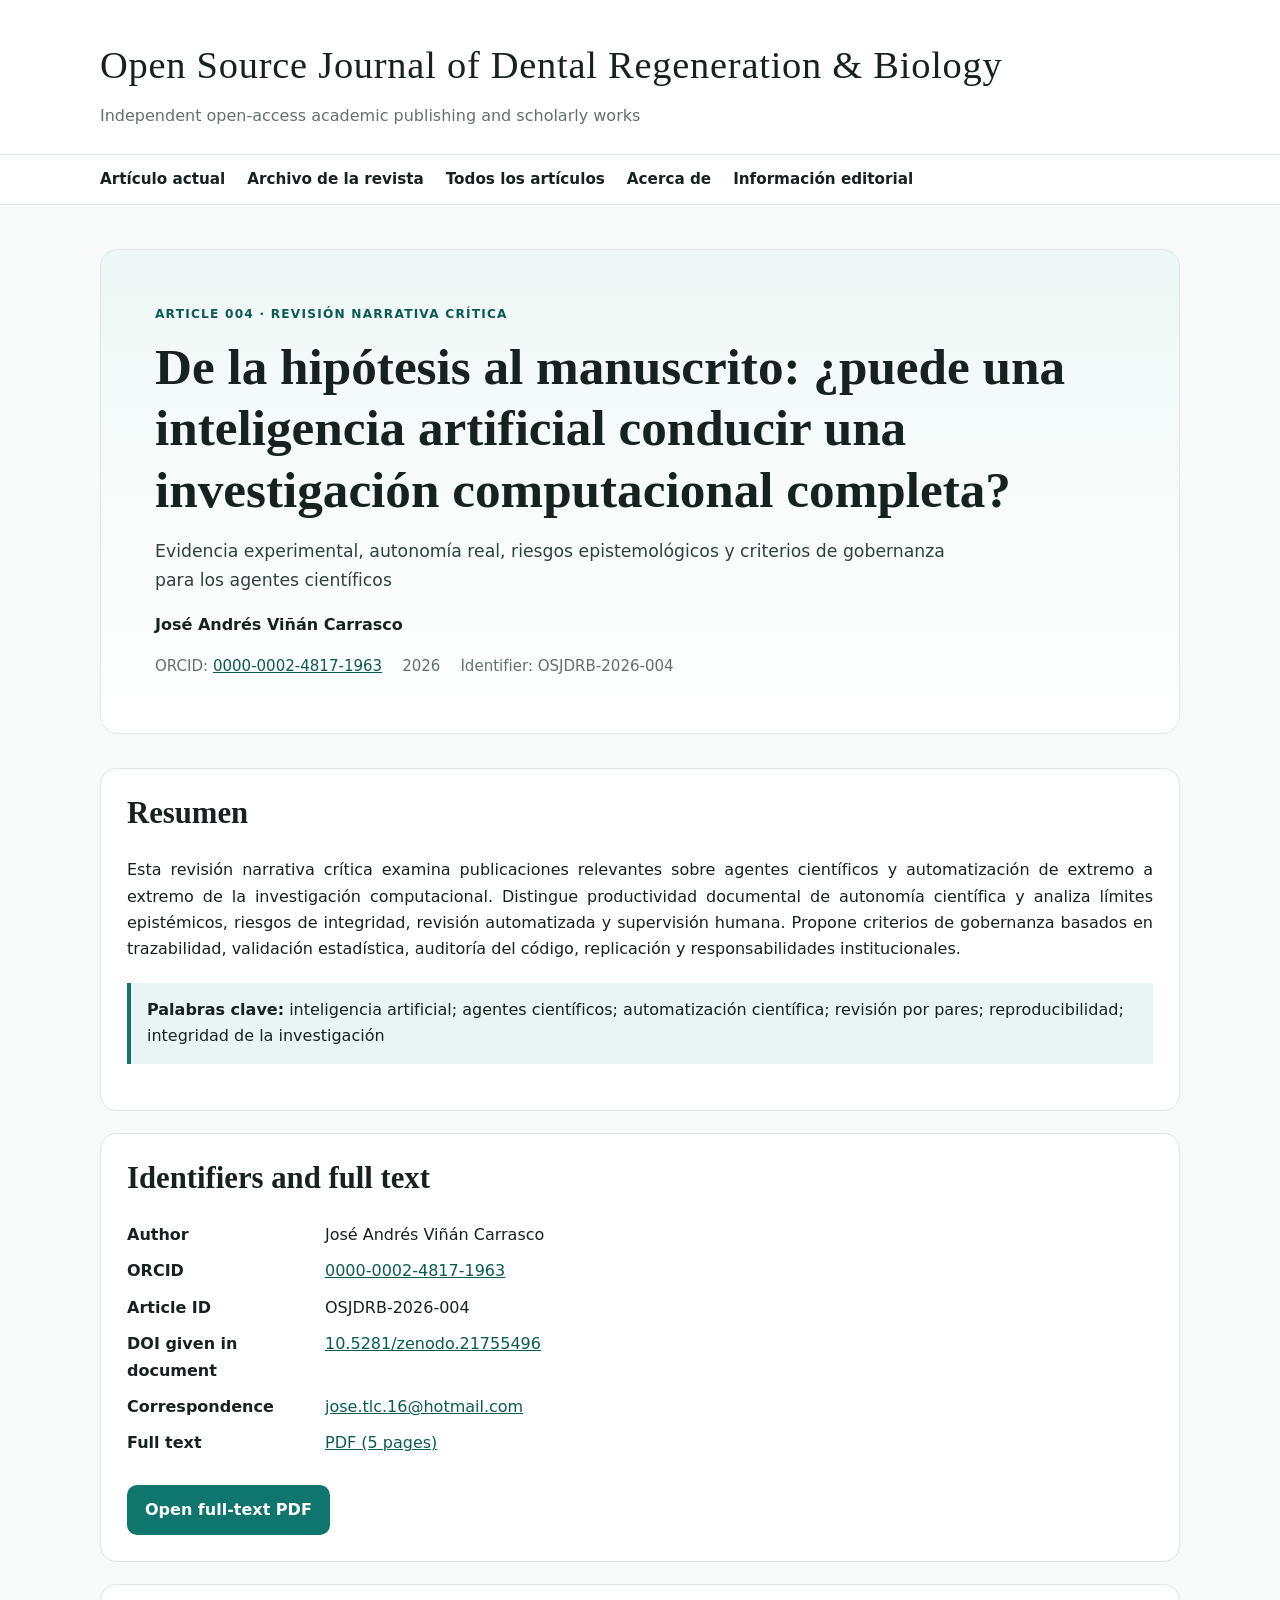
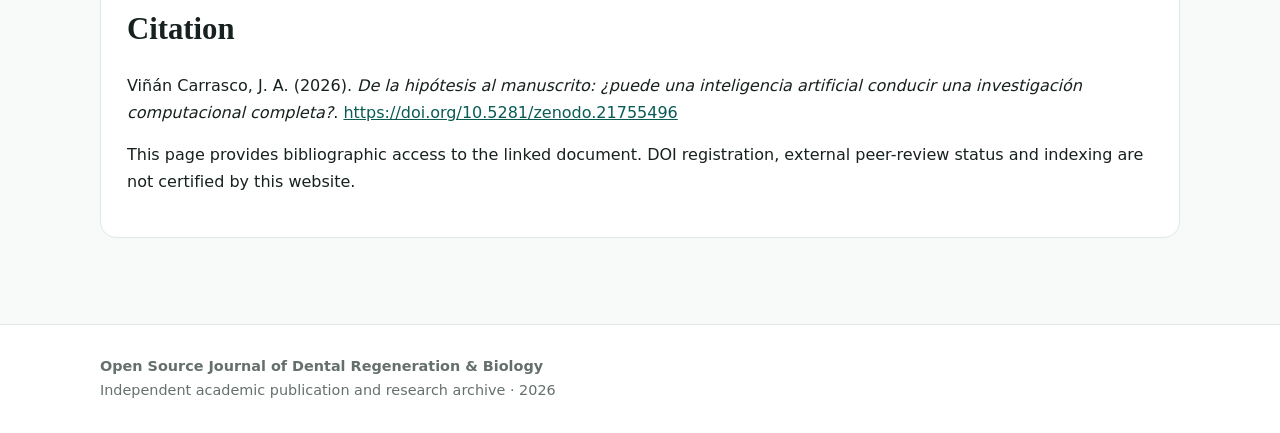
<file: articles/2026/004/index.html>
<!doctype html><html lang="es"><head><meta charset="utf-8"><meta name="viewport" content="width=device-width, initial-scale=1">
<title>De la hipótesis al manuscrito: ¿puede una inteligencia artificial conducir una investigación computacional completa? | Open Source Journal of Dental Regeneration &amp; Biology</title><meta name="description" content="Esta revisión narrativa crítica examina publicaciones relevantes sobre agentes científicos y automatización de extremo a extremo de la investigación computacional. Distingue productividad documental de autonomía científica y analiza límites epistémicos, riesgo">
<meta name="robots" content="noindex, follow"><meta name="googlebot" content="noindex, follow">
<link rel="canonical" href="https://de-la-hipotesis-al-manuscrito-agentes-cientificos.carpulenet.com/"><link rel="icon" href="/favicon.svg" type="image/svg+xml"><link rel="stylesheet" href="/assets/css/styles.css">
<meta name="author" content="José Andrés Viñán Carrasco">
<meta name="citation_title" content="De la hipótesis al manuscrito: ¿puede una inteligencia artificial conducir una investigación computacional completa?">
<meta name="citation_author" content="José Andrés Viñán Carrasco">
<meta name="citation_author_orcid" content="https://orcid.org/0000-0002-4817-1963">
<meta name="citation_publication_date" content="2026/08">
<meta name="citation_date" content="2026/08">
<meta name="citation_doi" content="10.5281/zenodo.21755496">
<meta name="citation_pdf_url" content="https://de-la-hipotesis-al-manuscrito-agentes-cientificos.carpulenet.com/article.pdf">
<meta name="citation_language" content="es">
<meta name="citation_abstract_html_url" content="https://de-la-hipotesis-al-manuscrito-agentes-cientificos.carpulenet.com/">
<meta name="DC.title" content="De la hipótesis al manuscrito: ¿puede una inteligencia artificial conducir una investigación computacional completa?">
<meta name="DC.creator" content="José Andrés Viñán Carrasco">
<meta name="DC.identifier" content="https://doi.org/10.5281/zenodo.21755496">
<meta name="DC.language" content="es">
<meta property="og:type" content="article"><meta property="og:title" content="De la hipótesis al manuscrito: ¿puede una inteligencia artificial conducir una investigación computacional completa?">
<meta property="og:url" content="https://de-la-hipotesis-al-manuscrito-agentes-cientificos.carpulenet.com/"><meta property="og:description" content="Esta revisión narrativa crítica examina publicaciones relevantes sobre agentes científicos y automatización de extremo a extremo de la investigación computacional. Distingue productividad documental de autonomía científica y analiza límites epistémicos, riesgos de integridad, revisión automatizada y supervisión humana. Propone criterios de gobernanza basados en trazabilidad, validación estadística, auditoría del código, replicación y responsabilidades institucionales.">
<link rel="alternate" type="application/pdf" href="https://de-la-hipotesis-al-manuscrito-agentes-cientificos.carpulenet.com/article.pdf">
<script type="application/ld+json">{"@context": "https://schema.org", "@type": "ScholarlyArticle", "@id": "https://de-la-hipotesis-al-manuscrito-agentes-cientificos.carpulenet.com/#article", "headline": "De la hipótesis al manuscrito: ¿puede una inteligencia artificial conducir una investigación computacional completa?", "description": "Esta revisión narrativa crítica examina publicaciones relevantes sobre agentes científicos y automatización de extremo a extremo de la investigación computacional. Distingue productividad documental de autonomía científica y analiza límites epistémicos, riesgos de integridad, revisión automatizada y supervisión humana. Propone criterios de gobernanza basados en trazabilidad, validación estadística, auditoría del código, replicación y responsabilidades institucionales.", "inLanguage": "es", "identifier": [{"@type": "PropertyValue", "propertyID": "DOI", "value": "10.5281/zenodo.21755496"}, {"@type": "PropertyValue", "propertyID": "CarpuleNet article ID", "value": "OSJDRB-2026-004"}], "author": {"@type": "Person", "name": "José Andrés Viñán Carrasco", "sameAs": "https://orcid.org/0000-0002-4817-1963"}, "datePublished": "2026-08", "mainEntityOfPage": {"@type": "WebPage", "@id": "https://de-la-hipotesis-al-manuscrito-agentes-cientificos.carpulenet.com/"}, "url": "https://de-la-hipotesis-al-manuscrito-agentes-cientificos.carpulenet.com/", "sameAs": "https://doi.org/10.5281/zenodo.21755496", "encoding": {"@type": "MediaObject", "contentUrl": "https://de-la-hipotesis-al-manuscrito-agentes-cientificos.carpulenet.com/article.pdf", "encodingFormat": "application/pdf"}, "keywords": ["inteligencia artificial", "agentes científicos", "automatización científica", "revisión por pares", "reproducibilidad", "integridad de la investigación"]}</script>
</head><body><a class="skip-link" href="#main">Skip to content</a>
<header class="site-header"><div class="wrap masthead"><p class="journal-name">Open Source Journal of Dental Regeneration & Biology</p>
<p class="tagline">Independent open-access academic publishing and scholarly works</p></div>
<nav aria-label="Primary navigation"><div class="wrap"><a href="/">Artículo actual</a><a href="https://open-source-journal-of-dental-regeneration-biology.carpulenet.com/journal">Archivo de la revista</a><a href="https://open-source-journal-of-dental-regeneration-biology.carpulenet.com/articles.html">Todos los artículos</a><a href="https://open-source-journal-of-dental-regeneration-biology.carpulenet.com/about.html">Acerca de</a><a href="https://open-source-journal-of-dental-regeneration-biology.carpulenet.com/editorial.html">Información editorial</a></div></nav></header><main id="main"><div class="wrap"><article>
<section class="hero"><p class="kicker">Article 004 · Revisión narrativa crítica</p>
<h1>De la hipótesis al manuscrito: ¿puede una inteligencia artificial conducir una investigación computacional completa?</h1><p class="lead">Evidencia experimental, autonomía real, riesgos epistemológicos y criterios de gobernanza para los agentes científicos</p><p class="author">José Andrés Viñán Carrasco</p>
<div class="meta"><span>ORCID: <a href="https://orcid.org/0000-0002-4817-1963">0000-0002-4817-1963</a></span><span>2026</span><span>Identifier: OSJDRB-2026-004</span></div></section>
<section class="card"><h2>Resumen</h2><p class="abstract">Esta revisión narrativa crítica examina publicaciones relevantes sobre agentes científicos y automatización de extremo a extremo de la investigación computacional. Distingue productividad documental de autonomía científica y analiza límites epistémicos, riesgos de integridad, revisión automatizada y supervisión humana. Propone criterios de gobernanza basados en trazabilidad, validación estadística, auditoría del código, replicación y responsabilidades institucionales.</p>
<div class="keywords"><strong>Palabras clave:</strong> inteligencia artificial; agentes científicos; automatización científica; revisión por pares; reproducibilidad; integridad de la investigación</div></section>
<section class="card"><h2>Identifiers and full text</h2><dl class="meta-list">
<dt>Author</dt><dd>José Andrés Viñán Carrasco</dd><dt>ORCID</dt><dd><a href="https://orcid.org/0000-0002-4817-1963">0000-0002-4817-1963</a></dd>
<dt>Article ID</dt><dd>OSJDRB-2026-004</dd><dt>DOI given in document</dt><dd><a href="https://doi.org/10.5281/zenodo.21755496">10.5281/zenodo.21755496</a></dd>
<dt>Correspondence</dt><dd><a href="mailto:jose.tlc.16@hotmail.com">jose.tlc.16@hotmail.com</a></dd><dt>Full text</dt><dd><a href="https://de-la-hipotesis-al-manuscrito-agentes-cientificos.carpulenet.com/article.pdf" type="application/pdf">PDF (5 pages)</a></dd>
</dl><a class="button" href="https://de-la-hipotesis-al-manuscrito-agentes-cientificos.carpulenet.com/article.pdf" type="application/pdf">Open full-text PDF</a>
</section>
<section class="card"><h2>Citation</h2><p>Viñán Carrasco, J. A. (2026). <em>De la hipótesis al manuscrito: ¿puede una inteligencia artificial conducir una investigación computacional completa?</em>. <a href="https://doi.org/10.5281/zenodo.21755496">https://doi.org/10.5281/zenodo.21755496</a></p>
<p>This page provides bibliographic access to the linked document. DOI registration, external peer-review status and indexing are not certified by this website.</p></section>
</article></div></main><footer><div class="wrap"><strong>Open Source Journal of Dental Regeneration & Biology</strong><br>Independent academic publication and research archive · 2026</div></footer></body></html>
</file>
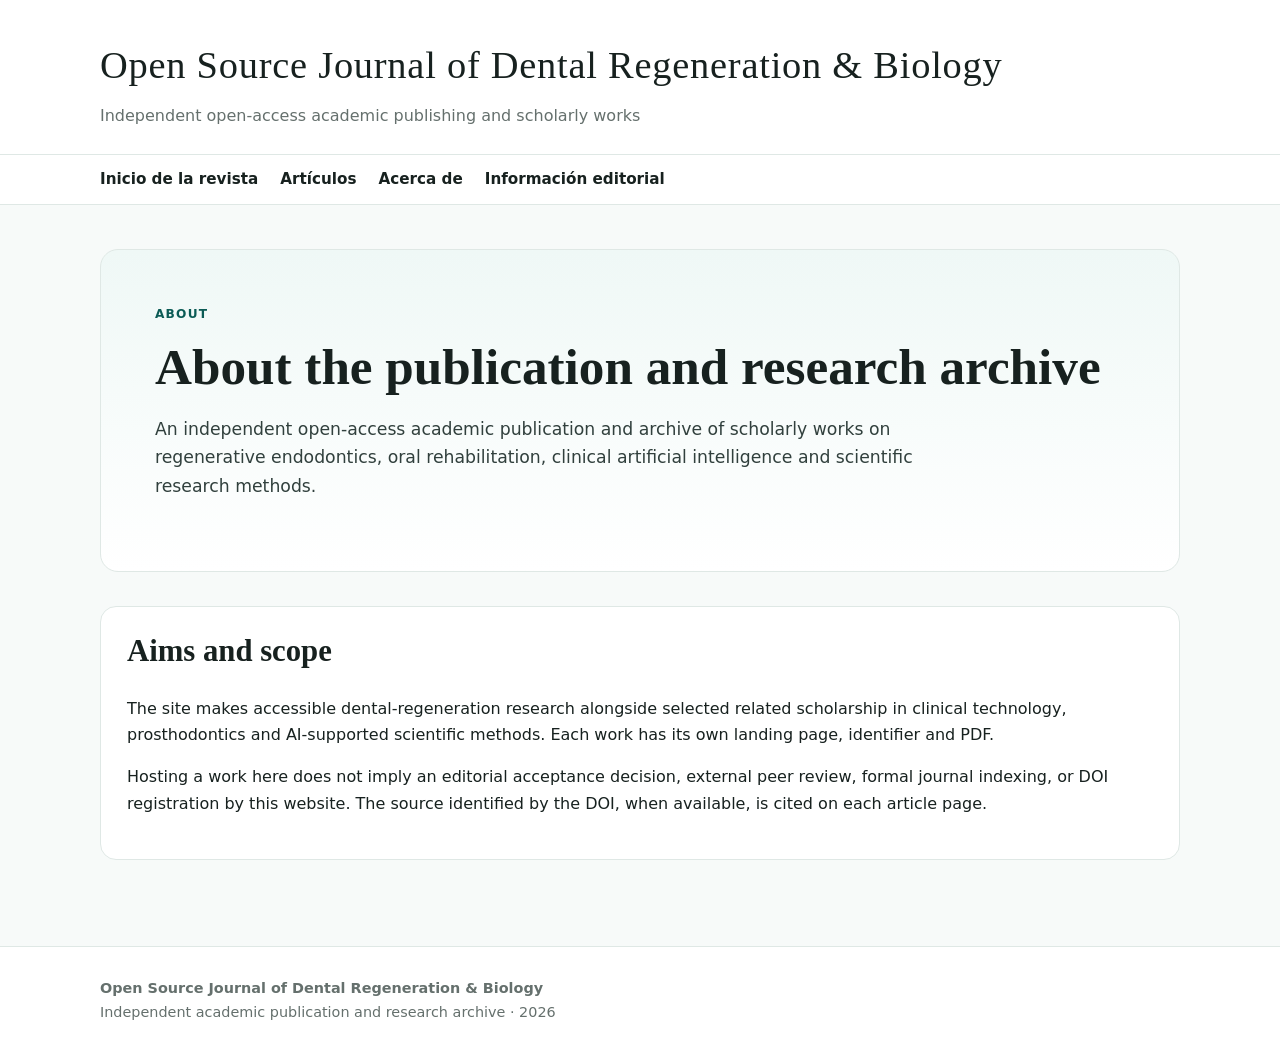
<file: about.html>
<!doctype html><html lang="en"><head><meta charset="utf-8"><meta name="viewport" content="width=device-width, initial-scale=1">
<title>About | Open Source Journal of Dental Regeneration &amp; Biology</title><meta name="description" content="Information about the independent academic publication and hosted scholarly works.">
<meta name="robots" content="noindex, follow"><meta name="googlebot" content="noindex, follow">
<link rel="canonical" href="https://open-source-journal-of-dental-regeneration-biology.carpulenet.com/about.html"><link rel="icon" href="/favicon.svg" type="image/svg+xml"><link rel="stylesheet" href="/assets/css/styles.css">

</head><body><a class="skip-link" href="#main">Skip to content</a>
<header class="site-header"><div class="wrap masthead"><p class="journal-name">Open Source Journal of Dental Regeneration & Biology</p>
<p class="tagline">Independent open-access academic publishing and scholarly works</p></div>
<nav aria-label="Primary navigation"><div class="wrap"><a href="https://open-source-journal-of-dental-regeneration-biology.carpulenet.com/journal">Inicio de la revista</a><a href="https://open-source-journal-of-dental-regeneration-biology.carpulenet.com/articles.html">Artículos</a><a href="https://open-source-journal-of-dental-regeneration-biology.carpulenet.com/about.html">Acerca de</a><a href="https://open-source-journal-of-dental-regeneration-biology.carpulenet.com/editorial.html">Información editorial</a></div></nav></header><main id="main"><div class="wrap"><section class="hero"><p class="kicker">About</p><h1>About the publication and research archive</h1><p class="lead">An independent open-access academic publication and archive of scholarly works on regenerative endodontics, oral rehabilitation, clinical artificial intelligence and scientific research methods.</p></section><section class="card"><h2>Aims and scope</h2><p>The site makes accessible dental-regeneration research alongside selected related scholarship in clinical technology, prosthodontics and AI-supported scientific methods. Each work has its own landing page, identifier and PDF.</p><p>Hosting a work here does not imply an editorial acceptance decision, external peer review, formal journal indexing, or DOI registration by this website. The source identified by the DOI, when available, is cited on each article page.</p></section></div></main><footer><div class="wrap"><strong>Open Source Journal of Dental Regeneration & Biology</strong><br>Independent academic publication and research archive · 2026</div></footer></body></html>
</file>
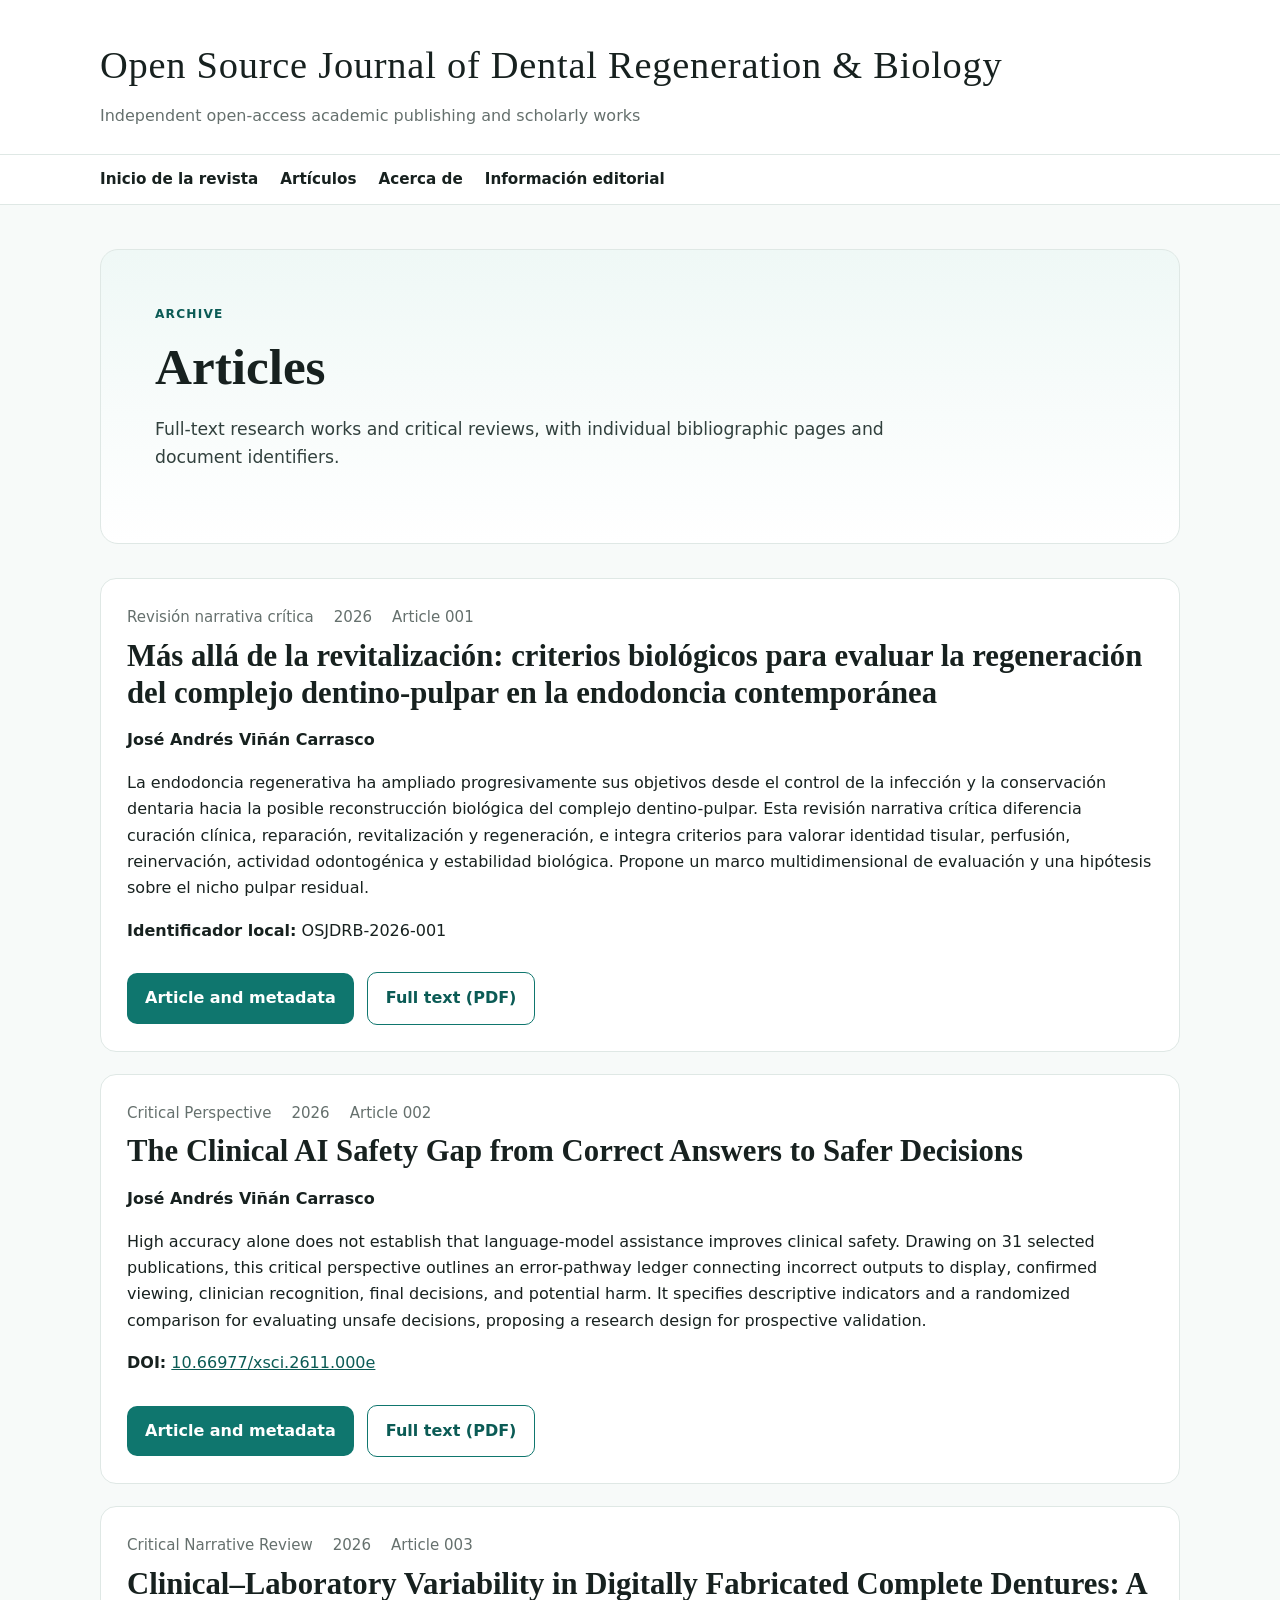
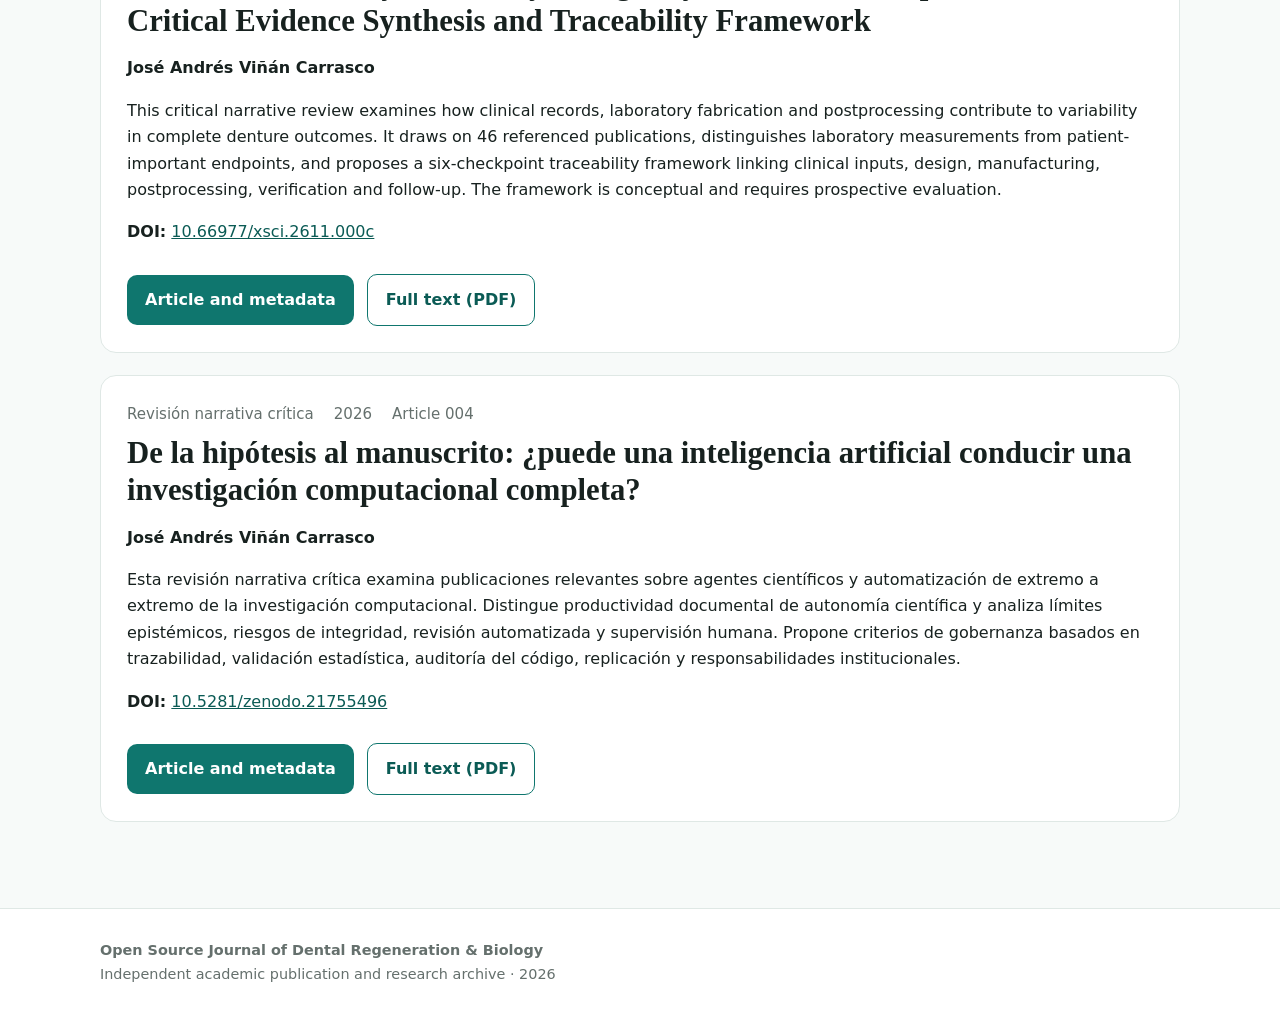
<file: articles.html>
<!doctype html><html lang="en"><head><meta charset="utf-8"><meta name="viewport" content="width=device-width, initial-scale=1">
<title>Articles | Open Source Journal of Dental Regeneration &amp; Biology</title><meta name="description" content="Research archive with four individually accessible scholarly works on regenerative endodontics, clinical AI safety, complete dentures and autonomous scientific agents.">
<meta name="robots" content="noindex, follow"><meta name="googlebot" content="noindex, follow">
<link rel="canonical" href="https://open-source-journal-of-dental-regeneration-biology.carpulenet.com/articles.html"><link rel="icon" href="/favicon.svg" type="image/svg+xml"><link rel="stylesheet" href="/assets/css/styles.css">

</head><body><a class="skip-link" href="#main">Skip to content</a>
<header class="site-header"><div class="wrap masthead"><p class="journal-name">Open Source Journal of Dental Regeneration & Biology</p>
<p class="tagline">Independent open-access academic publishing and scholarly works</p></div>
<nav aria-label="Primary navigation"><div class="wrap"><a href="https://open-source-journal-of-dental-regeneration-biology.carpulenet.com/journal">Inicio de la revista</a><a href="https://open-source-journal-of-dental-regeneration-biology.carpulenet.com/articles.html">Artículos</a><a href="https://open-source-journal-of-dental-regeneration-biology.carpulenet.com/about.html">Acerca de</a><a href="https://open-source-journal-of-dental-regeneration-biology.carpulenet.com/editorial.html">Información editorial</a></div></nav></header><main id="main"><div class="wrap"><section class="hero"><p class="kicker">Archive</p><h1>Articles</h1><p class="lead">Full-text research works and critical reviews, with individual bibliographic pages and document identifiers.</p></section><article class="card">
  <div class="meta"><span>Revisión narrativa crítica</span><span>2026</span><span>Article 001</span></div>
  <h2 class="article-title"><a href="https://open-source-journal-of-dental-regeneration-biology.carpulenet.com/">Más allá de la revitalización: criterios biológicos para evaluar la regeneración del complejo dentino-pulpar en la endodoncia contemporánea</a></h2>
  <p class="author">José Andrés Viñán Carrasco</p>
  <p>La endodoncia regenerativa ha ampliado progresivamente sus objetivos desde el control de la infección y la conservación dentaria hacia la posible reconstrucción biológica del complejo dentino-pulpar. Esta revisión narrativa crítica diferencia curación clínica, reparación, revitalización y regeneración, e integra criterios para valorar identidad tisular, perfusión, reinervación, actividad odontogénica y estabilidad biológica. Propone un marco multidimensional de evaluación y una hipótesis sobre el nicho pulpar residual.</p>
  <p><strong>Identificador local:</strong> OSJDRB-2026-001</p>
  <a class="button" href="https://open-source-journal-of-dental-regeneration-biology.carpulenet.com/">Article and metadata</a>
  <a class="button secondary" href="https://open-source-journal-of-dental-regeneration-biology.carpulenet.com/article.pdf" type="application/pdf">Full text (PDF)</a>
</article><article class="card">
  <div class="meta"><span>Critical Perspective</span><span>2026</span><span>Article 002</span></div>
  <h2 class="article-title"><a href="https://clinical-ai-safety-gap-from-correct-answers-to-safer-decisions.carpulenet.com/">The Clinical AI Safety Gap from Correct Answers to Safer Decisions</a></h2>
  <p class="author">José Andrés Viñán Carrasco</p>
  <p>High accuracy alone does not establish that language-model assistance improves clinical safety. Drawing on 31 selected publications, this critical perspective outlines an error-pathway ledger connecting incorrect outputs to display, confirmed viewing, clinician recognition, final decisions, and potential harm. It specifies descriptive indicators and a randomized comparison for evaluating unsafe decisions, proposing a research design for prospective validation.</p>
  <p><strong>DOI:</strong> <a href="https://doi.org/10.66977/xsci.2611.000e">10.66977/xsci.2611.000e</a></p>
  <a class="button" href="https://clinical-ai-safety-gap-from-correct-answers-to-safer-decisions.carpulenet.com/">Article and metadata</a>
  <a class="button secondary" href="https://clinical-ai-safety-gap-from-correct-answers-to-safer-decisions.carpulenet.com/article.pdf" type="application/pdf">Full text (PDF)</a>
</article><article class="card">
  <div class="meta"><span>Critical Narrative Review</span><span>2026</span><span>Article 003</span></div>
  <h2 class="article-title"><a href="https://clinical-laboratory-variability-in-digital-complete-dentures.carpulenet.com/">Clinical–Laboratory Variability in Digitally Fabricated Complete Dentures: A Critical Evidence Synthesis and Traceability Framework</a></h2>
  <p class="author">José Andrés Viñán Carrasco</p>
  <p>This critical narrative review examines how clinical records, laboratory fabrication and postprocessing contribute to variability in complete denture outcomes. It draws on 46 referenced publications, distinguishes laboratory measurements from patient-important endpoints, and proposes a six-checkpoint traceability framework linking clinical inputs, design, manufacturing, postprocessing, verification and follow-up. The framework is conceptual and requires prospective evaluation.</p>
  <p><strong>DOI:</strong> <a href="https://doi.org/10.66977/xsci.2611.000c">10.66977/xsci.2611.000c</a></p>
  <a class="button" href="https://clinical-laboratory-variability-in-digital-complete-dentures.carpulenet.com/">Article and metadata</a>
  <a class="button secondary" href="https://clinical-laboratory-variability-in-digital-complete-dentures.carpulenet.com/article.pdf" type="application/pdf">Full text (PDF)</a>
</article><article class="card">
  <div class="meta"><span>Revisión narrativa crítica</span><span>2026</span><span>Article 004</span></div>
  <h2 class="article-title"><a href="https://de-la-hipotesis-al-manuscrito-agentes-cientificos.carpulenet.com/">De la hipótesis al manuscrito: ¿puede una inteligencia artificial conducir una investigación computacional completa?</a></h2>
  <p class="author">José Andrés Viñán Carrasco</p>
  <p>Esta revisión narrativa crítica examina publicaciones relevantes sobre agentes científicos y automatización de extremo a extremo de la investigación computacional. Distingue productividad documental de autonomía científica y analiza límites epistémicos, riesgos de integridad, revisión automatizada y supervisión humana. Propone criterios de gobernanza basados en trazabilidad, validación estadística, auditoría del código, replicación y responsabilidades institucionales.</p>
  <p><strong>DOI:</strong> <a href="https://doi.org/10.5281/zenodo.21755496">10.5281/zenodo.21755496</a></p>
  <a class="button" href="https://de-la-hipotesis-al-manuscrito-agentes-cientificos.carpulenet.com/">Article and metadata</a>
  <a class="button secondary" href="https://de-la-hipotesis-al-manuscrito-agentes-cientificos.carpulenet.com/article.pdf" type="application/pdf">Full text (PDF)</a>
</article></div></main><footer><div class="wrap"><strong>Open Source Journal of Dental Regeneration & Biology</strong><br>Independent academic publication and research archive · 2026</div></footer></body></html>
</file>
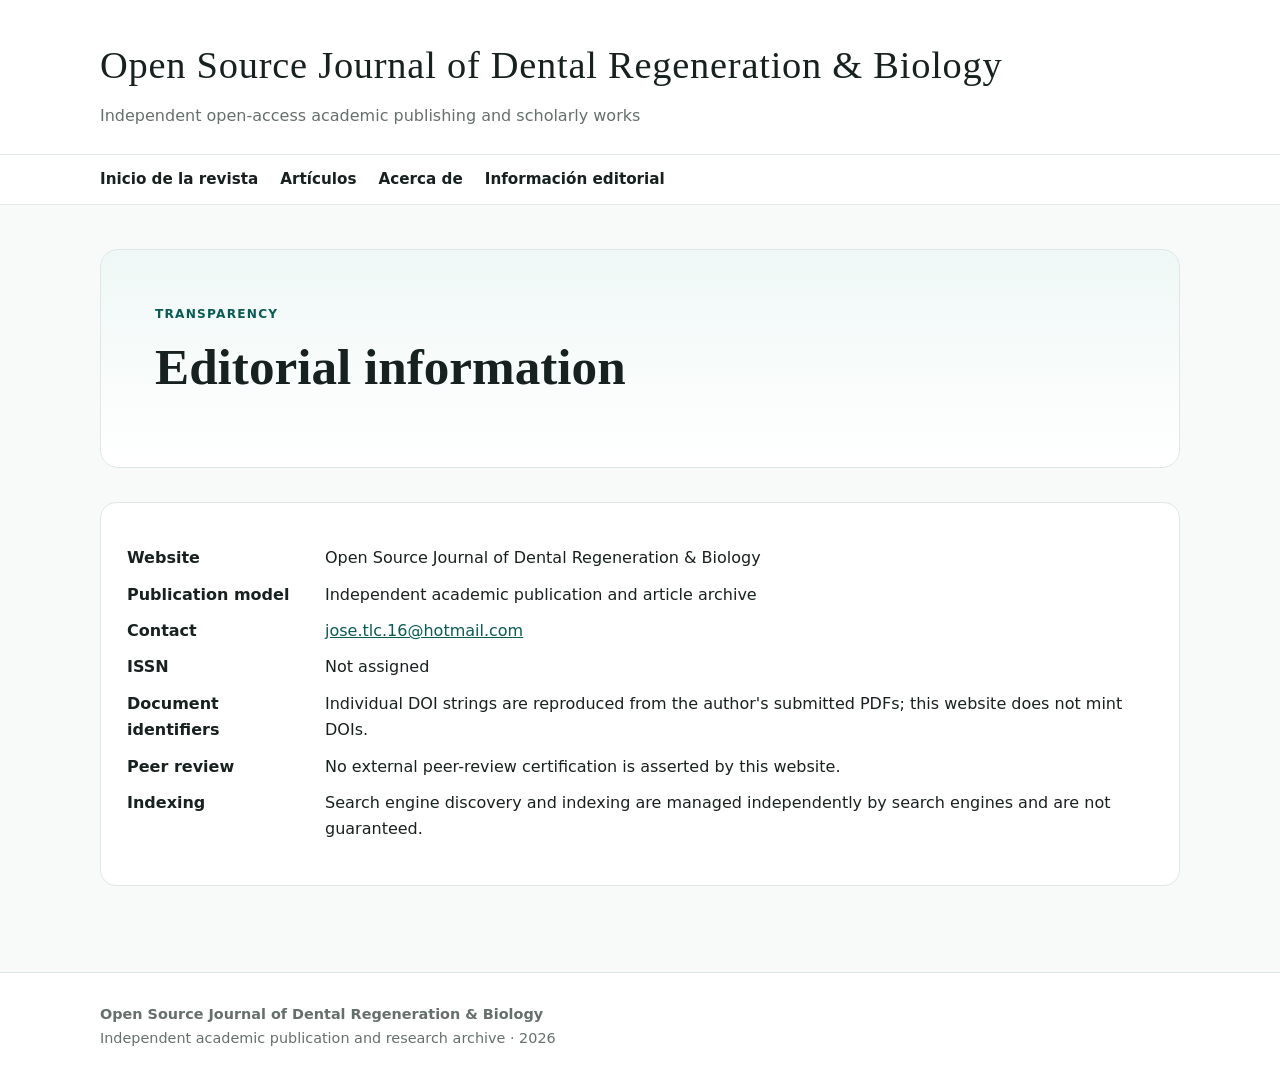
<file: editorial.html>
<!doctype html><html lang="en"><head><meta charset="utf-8"><meta name="viewport" content="width=device-width, initial-scale=1">
<title>Editorial information | Open Source Journal of Dental Regeneration &amp; Biology</title><meta name="description" content="Publication transparency, author contact and identifier policies.">
<meta name="robots" content="noindex, follow"><meta name="googlebot" content="noindex, follow">
<link rel="canonical" href="https://open-source-journal-of-dental-regeneration-biology.carpulenet.com/editorial.html"><link rel="icon" href="/favicon.svg" type="image/svg+xml"><link rel="stylesheet" href="/assets/css/styles.css">

</head><body><a class="skip-link" href="#main">Skip to content</a>
<header class="site-header"><div class="wrap masthead"><p class="journal-name">Open Source Journal of Dental Regeneration & Biology</p>
<p class="tagline">Independent open-access academic publishing and scholarly works</p></div>
<nav aria-label="Primary navigation"><div class="wrap"><a href="https://open-source-journal-of-dental-regeneration-biology.carpulenet.com/journal">Inicio de la revista</a><a href="https://open-source-journal-of-dental-regeneration-biology.carpulenet.com/articles.html">Artículos</a><a href="https://open-source-journal-of-dental-regeneration-biology.carpulenet.com/about.html">Acerca de</a><a href="https://open-source-journal-of-dental-regeneration-biology.carpulenet.com/editorial.html">Información editorial</a></div></nav></header><main id="main"><div class="wrap"><section class="hero"><p class="kicker">Transparency</p><h1>Editorial information</h1></section><section class="card"><dl class="meta-list"><dt>Website</dt><dd>Open Source Journal of Dental Regeneration & Biology</dd><dt>Publication model</dt><dd>Independent academic publication and article archive</dd><dt>Contact</dt><dd><a href="mailto:jose.tlc.16@hotmail.com">jose.tlc.16@hotmail.com</a></dd><dt>ISSN</dt><dd>Not assigned</dd><dt>Document identifiers</dt><dd>Individual DOI strings are reproduced from the author's submitted PDFs; this website does not mint DOIs.</dd><dt>Peer review</dt><dd>No external peer-review certification is asserted by this website.</dd><dt>Indexing</dt><dd>Search engine discovery and indexing are managed independently by search engines and are not guaranteed.</dd></dl></section></div></main><footer><div class="wrap"><strong>Open Source Journal of Dental Regeneration & Biology</strong><br>Independent academic publication and research archive · 2026</div></footer></body></html>
</file>
<file: assets/css/styles.css>
:root {
  --bg: #f7faf9;
  --paper: #ffffff;
  --ink: #17211f;
  --muted: #65706d;
  --line: #dfe8e5;
  --accent: #0f766e;
  --accent-dark: #0b5b55;
  --soft: #e8f5f2;
  --max: 1080px;
}
* { box-sizing: border-box; }
html { scroll-behavior: smooth; }
body {
  margin: 0;
  font-family: Inter, ui-sans-serif, system-ui, -apple-system, BlinkMacSystemFont, "Segoe UI", sans-serif;
  background: var(--bg);
  color: var(--ink);
  line-height: 1.65;
}
a { color: var(--accent-dark); }
.site-header {
  background: var(--paper);
  border-bottom: 1px solid var(--line);
}
.wrap { width: min(var(--max), calc(100% - 40px)); margin: 0 auto; }
.masthead { padding: 34px 0 24px; }
.journal-name {
  margin: 0;
  font-family: Georgia, "Times New Roman", serif;
  font-size: clamp(1.65rem, 3vw, 2.5rem);
  letter-spacing: .02em;
}
.tagline { margin: 6px 0 0; color: var(--muted); }
nav {
  border-top: 1px solid var(--line);
}
nav .wrap {
  display: flex;
  flex-wrap: wrap;
  gap: 22px;
  padding: 12px 0;
}
nav a { text-decoration: none; font-weight: 600; font-size: .95rem; color: var(--ink); }
main { padding: 44px 0 64px; }
.hero {
  background: linear-gradient(180deg, #eff8f6 0%, #ffffff 100%);
  border: 1px solid var(--line);
  border-radius: 18px;
  padding: clamp(28px, 5vw, 54px);
  margin-bottom: 34px;
}
.kicker {
  margin: 0 0 12px;
  color: var(--accent-dark);
  text-transform: uppercase;
  letter-spacing: .1em;
  font-size: .76rem;
  font-weight: 800;
}
h1, h2, h3 { font-family: Georgia, "Times New Roman", serif; line-height: 1.2; }
h1 { font-size: clamp(2rem, 4vw, 3.35rem); margin: 0 0 16px; }
h2 { font-size: clamp(1.45rem, 2.4vw, 2rem); margin-top: 0; }
.lead { font-size: 1.08rem; color: #31403d; max-width: 790px; }
.button {
  display: inline-block;
  background: var(--accent);
  color: white;
  text-decoration: none;
  font-weight: 700;
  padding: 12px 18px;
  border-radius: 10px;
  margin-top: 12px;
}
.button:hover { background: var(--accent-dark); }
.button.secondary {
  background: transparent;
  color: var(--accent-dark);
  border: 1px solid var(--accent);
  margin-left: 8px;
}
.card {
  background: var(--paper);
  border: 1px solid var(--line);
  border-radius: 16px;
  padding: 26px;
  margin-bottom: 22px;
}
.meta {
  display: flex;
  flex-wrap: wrap;
  gap: 10px 20px;
  color: var(--muted);
  font-size: .94rem;
}
.article-title { margin: 8px 0 12px; }
.article-title a { color: var(--ink); text-decoration: none; }
.article-title a:hover { color: var(--accent-dark); }
.author { font-weight: 700; }
.abstract { text-align: justify; }
.keywords {
  background: var(--soft);
  border-left: 4px solid var(--accent);
  padding: 14px 16px;
  margin: 20px 0;
}
.notice {
  font-size: .92rem;
  color: var(--muted);
  border-top: 1px solid var(--line);
  margin-top: 28px;
  padding-top: 18px;
}
footer {
  border-top: 1px solid var(--line);
  background: var(--paper);
  color: var(--muted);
  padding: 30px 0;
  font-size: .9rem;
}
dl.meta-list {
  display: grid;
  grid-template-columns: 180px 1fr;
  gap: 10px 18px;
}
dt { font-weight: 700; }
dd { margin: 0; }
@media (max-width: 650px) {
  .wrap { width: min(100% - 24px, var(--max)); }
  dl.meta-list { grid-template-columns: 1fr; gap: 2px; }
  dd { margin-bottom: 12px; }
  .button.secondary { margin-left: 0; display: inline-block; }
}

a:focus-visible, .button:focus-visible {
  outline: 3px solid #99d5cd;
  outline-offset: 3px;
}
.skip-link {
  position: absolute;
  left: -9999px;
  top: 0;
}
.skip-link:focus {
  left: 12px;
  top: 12px;
  z-index: 999;
  background: #fff;
  padding: 10px 14px;
  border: 2px solid var(--accent);
}
@media print {
  nav, .button, footer { display: none !important; }
  body { background: #fff; }
  .card, .hero { border: 0; box-shadow: none; padding-left: 0; padding-right: 0; }
}
</file>
